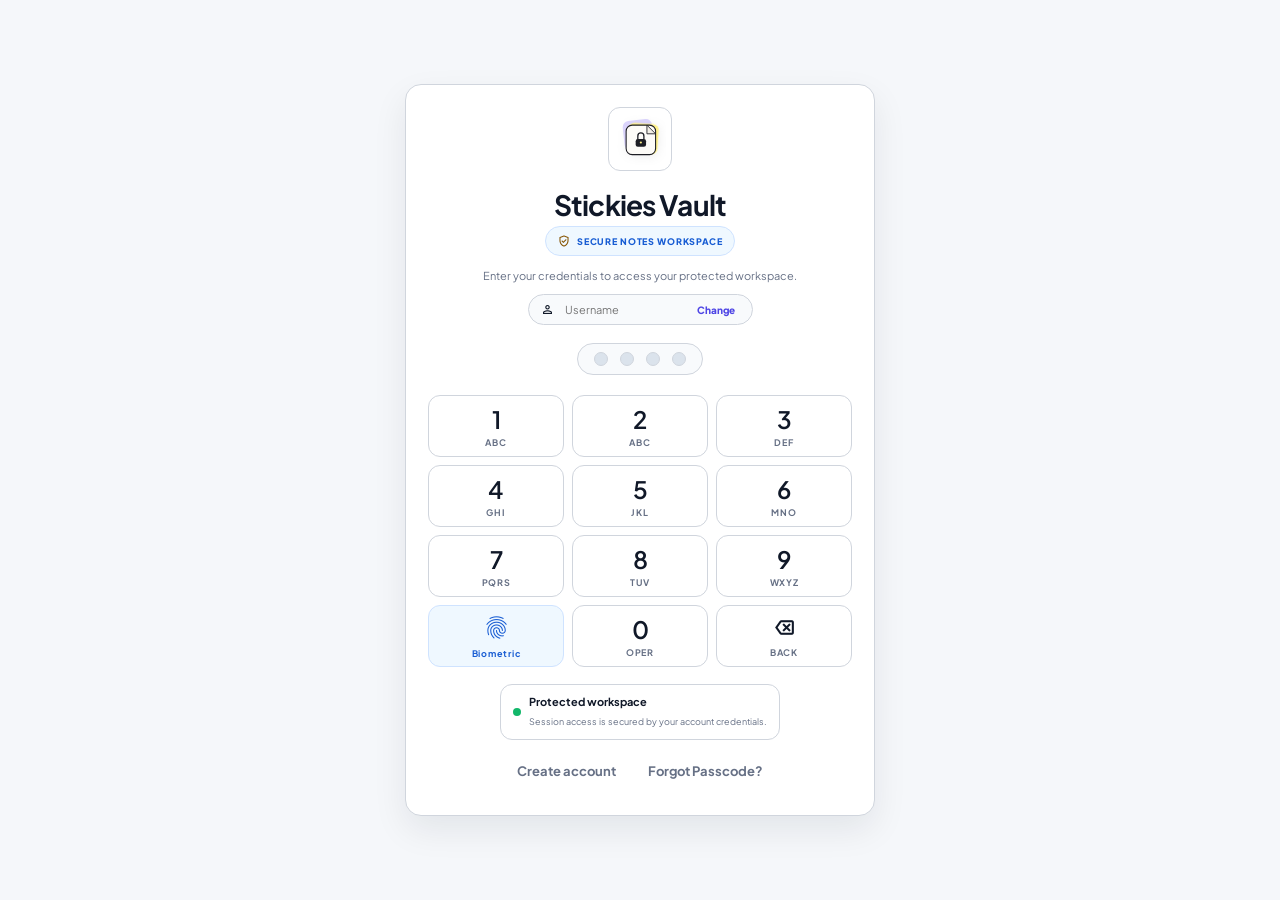
<file: frontend/index.html>
<!DOCTYPE html><html><head><meta charset="UTF-8"><meta name="viewport" content="width=device-width,initial-scale=1"><script>location.replace('lock_screen/code.html');</script></head><body></body></html>
</file>
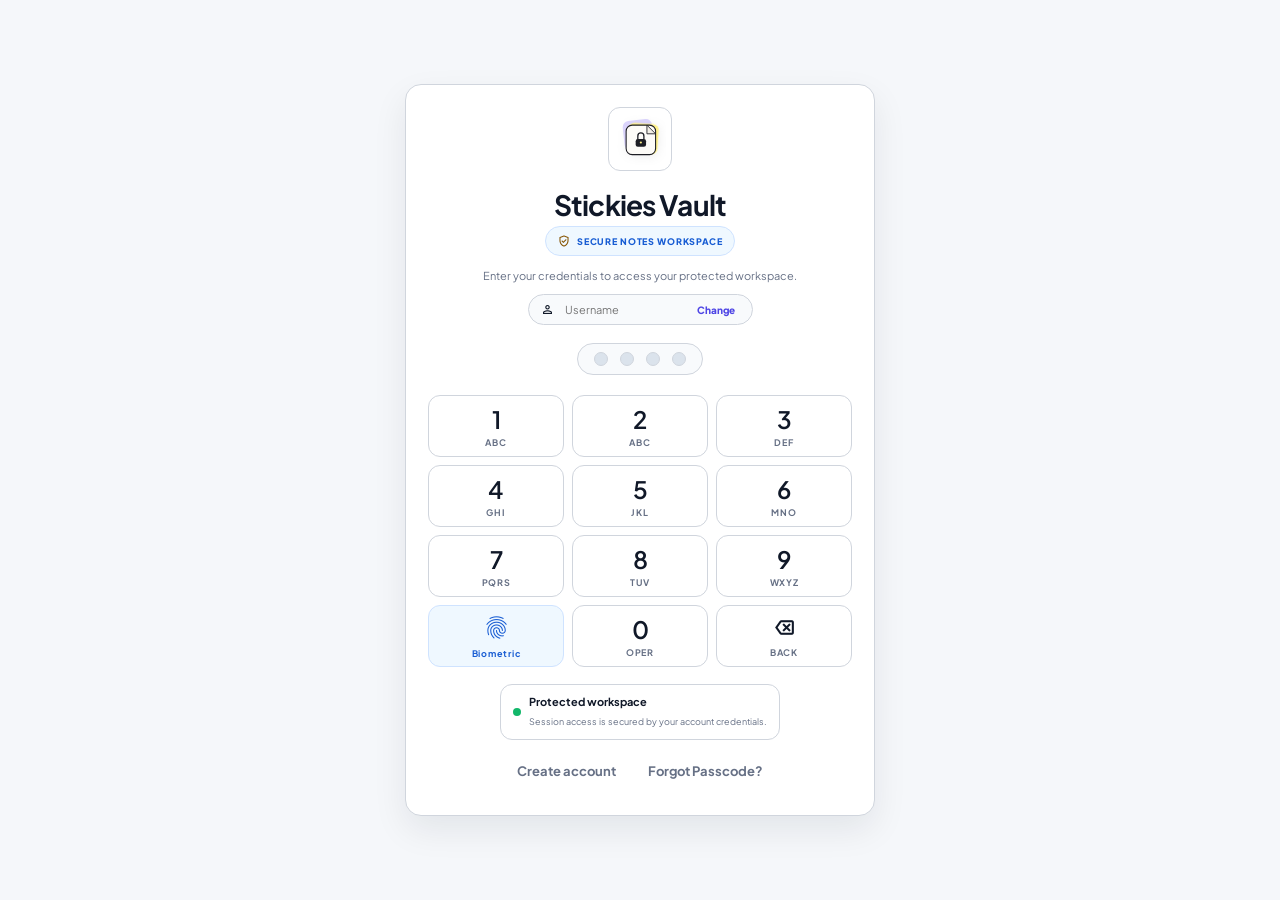
<file: frontend/lock_screen/code.html>
<!doctype html>
<html lang="en"><head><meta charset="utf-8"><meta name="viewport" content="width=device-width,initial-scale=1,maximum-scale=1,user-scalable=no"><title>Stickies Vault · Lock Screen</title><link rel="stylesheet" href="../styles.css"><link rel="stylesheet" href="../professional.css"></head>
<body>
<div class="app-shell"><div class="top-atmosphere"><div class="atmo one"></div><div class="atmo two"></div><div class="atmo three"></div></div>
<div class="lock-layout"><div class="lock-card">
  <div class="lock-hero">
    <img class="logo" src="../assets/stickies_lock_app_logo.svg" alt="Stickies Icon">
    
    <h1 style="margin:13px 0 4px;font-size:28px;line-height:34px;letter-spacing:-.03em">Stickies Vault</h1>
    <div class="security-pill"><span class="material-symbols-outlined" style="font-size:14px;color:#855300">verified_user</span>Secure Notes Workspace</div>
    <div style="margin-top:13px;color:var(--muted);font-size:11px">Enter your credentials to access your protected workspace.</div>
    <div class="user-chip" style="margin:12px auto 0;width:max-content"><span class="material-symbols-outlined" style="font-size:15px">person</span><input id="usernameInput" autocomplete="username" placeholder="Username"><button id="accountBtn" style="border:0;background:transparent;color:#4f46e5;font-size:10px;font-weight:800">Change</button></div>
    <div class="pin-box" id="pinDots"><span class="pin-dot"></span><span class="pin-dot"></span><span class="pin-dot"></span><span class="pin-dot"></span></div>
  </div>
  <div class="keypad" id="keypad">
    <button class="key" data-num="1"><div class="num">1</div><div class="sub">ABC</div></button>
    <button class="key" data-num="2"><div class="num">2</div><div class="sub">ABC</div></button>
    <button class="key" data-num="3"><div class="num">3</div><div class="sub">DEF</div></button>
    <button class="key" data-num="4"><div class="num">4</div><div class="sub">GHI</div></button>
    <button class="key" data-num="5"><div class="num">5</div><div class="sub">JKL</div></button>
    <button class="key" data-num="6"><div class="num">6</div><div class="sub">MNO</div></button>
    <button class="key" data-num="7"><div class="num">7</div><div class="sub">PQRS</div></button>
    <button class="key" data-num="8"><div class="num">8</div><div class="sub">TUV</div></button>
    <button class="key" data-num="9"><div class="num">9</div><div class="sub">WXYZ</div></button>
    <button class="key bio-key" id="biometricBtn"><span class="material-symbols-outlined" style="font-size:27px">fingerprint</span><div class="sub" style="color:var(--blue)">Biometric</div></button>
    <button class="key" data-num="0"><div class="num">0</div><div class="sub">OPER</div></button>
    <button class="key" id="backspace"><span class="material-symbols-outlined" style="font-size:25px">backspace</span><div class="sub">BACK</div></button>
  </div>
  <div class="lock-aux">
    <div class="pro-status"><span class="dot"></span><div><strong style="display:block;font-size:11px">Protected workspace</strong><span style="font-size:9px;color:var(--muted)">Session access is secured by your account credentials.</span></div></div>
    <div class="inline-actions"><button class="btn btn-ghost" id="registerBtn">Create account</button><button class="btn btn-ghost" id="forgotBtn">Forgot Passcode?</button></div>
  </div>
</div></div></div>
<div class="modal-backdrop" id="modal"><div class="modal"><h3 id="modalTitle">Create Stickies account</h3><p id="modalSub">Use a 4-digit PIN so the lock screen stays simple.</p><div class="form-grid"><div class="field"><label>Username</label><input id="regUser" minlength="3" maxlength="100"></div><div class="field"><label>4-digit PIN</label><input id="regPin" inputmode="numeric" maxlength="4" type="password"></div></div><div class="modal-actions"><button class="btn btn-soft" id="closeModal">Cancel</button><button class="btn btn-primary" id="doRegister">Register</button></div></div></div>
<script src="../common.js"></script><script>
const S=window.Stickies; S.applyTheme(); let pin=''; const dots=[...document.querySelectorAll('.pin-dot')]; const userInput=document.getElementById('usernameInput');
const savedUser=localStorage.getItem(S.USER_KEY);
if(savedUser==='testuser2' || savedUser==='menuuser'){localStorage.removeItem(S.USER_KEY);} 
userInput.value=savedUser && savedUser!=='testuser2' && savedUser!=='menuuser' ? savedUser : '';
function redraw(){dots.forEach((d,i)=>d.classList.toggle('filled',i<pin.length));}
async function login(){ const username=userInput.value.trim(); if(!username){S.toast('Enter your username','person');return} if(pin.length!==4)return; try{S.toast('Checking your PIN…','lock'); const data=await S.api('/login',{method:'POST',body:JSON.stringify({username,password:pin})}); S.setSession(data); sessionStorage.setItem('stickies_unlocked','1'); S.toast('Vault unlocked!','verified'); setTimeout(()=>location.href='../notes_board/code.html',450);}catch(e){pin='';redraw();S.toast(e.message||'Incorrect PIN','error');}}
document.querySelectorAll('[data-num]').forEach(btn=>btn.addEventListener('click',()=>{if(pin.length>=4)return;pin+=btn.dataset.num;redraw();if(pin.length===4)setTimeout(login,140)}));
document.getElementById('backspace').onclick=()=>{pin=pin.slice(0,-1);redraw()};
document.getElementById('biometricBtn').onclick=()=>S.toast('Biometric login is a UI demo on this local build','fingerprint');
document.getElementById('forgotBtn').onclick=()=>S.toast('Change your PIN from Settings after unlocking','help');
const modal=document.getElementById('modal'); document.getElementById('registerBtn').onclick=()=>{document.getElementById('regUser').value=userInput.value;modal.classList.add('show')};document.getElementById('closeModal').onclick=()=>modal.classList.remove('show');
document.getElementById('doRegister').onclick=async()=>{const username=document.getElementById('regUser').value.trim();const password=document.getElementById('regPin').value.trim();if(!/^\d{4}$/.test(password)){S.toast('PIN must be exactly 4 digits','warning');return}try{await S.api('/register',{method:'POST',body:JSON.stringify({username,password})});localStorage.removeItem('stickies_vault_notes');localStorage.removeItem('stickies_vault_folders_v1');localStorage.removeItem('stickies_vault_editor_state_v1');userInput.value=username;localStorage.setItem(S.USER_KEY,username);modal.classList.remove('show');pin='';redraw();S.toast('Account created. Enter the PIN to unlock.','check_circle')}catch(e){S.toast(e.message,'error')}};
redraw();
</script></body></html>
</file>
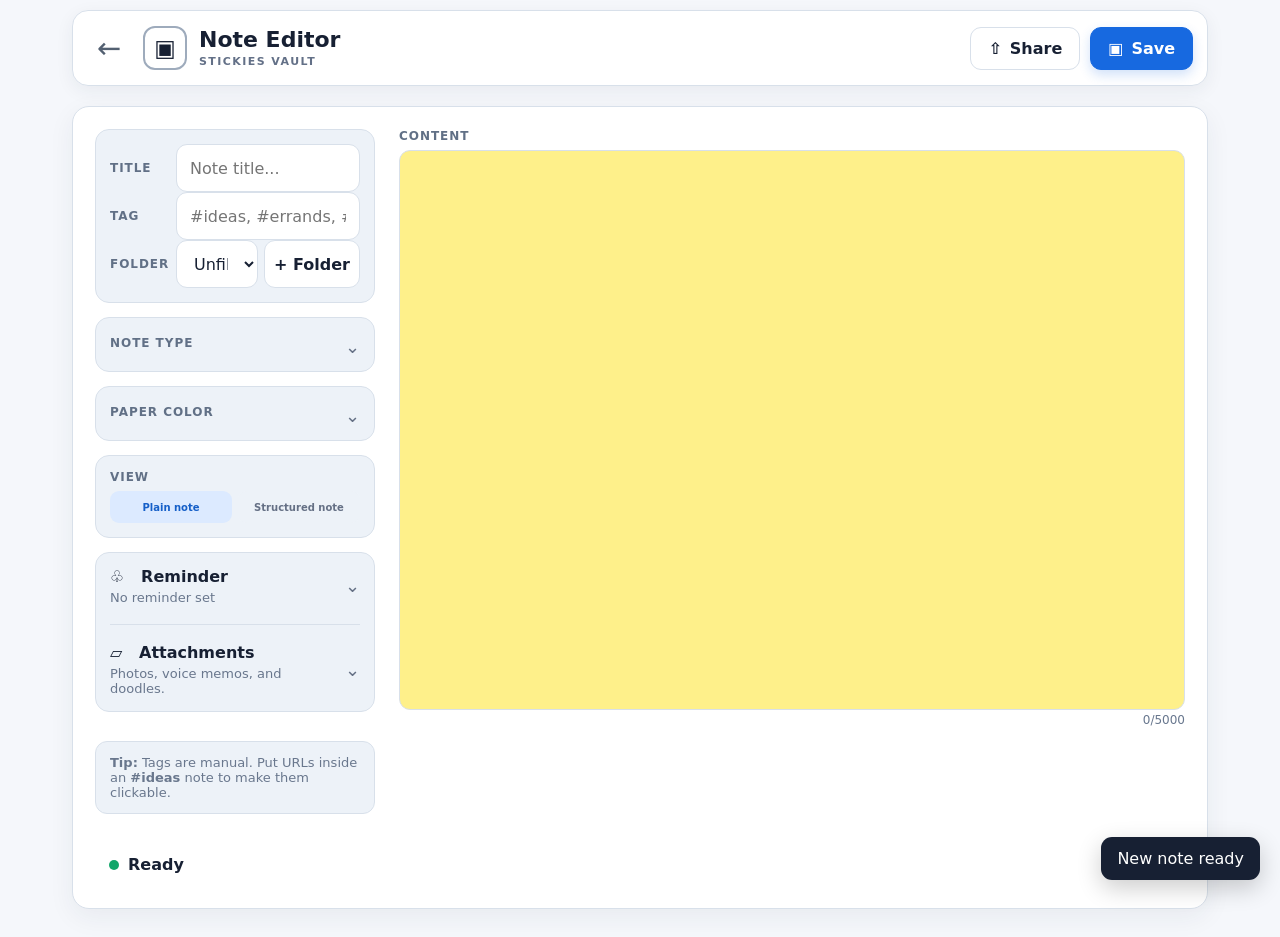
<file: frontend/note_editor/code.html>
<!doctype html>
<html lang="en">
<head>
<meta charset="utf-8">
<meta name="viewport" content="width=device-width,initial-scale=1">
<title>Stickies Vault — Note Editor</title><script src="../common.js"></script>
<style>
:root{--blue:#1769e0;--ink:#172033;--muted:#657085;--line:#d8e0ea;--bg:#f5f7fb;--card:#fff;--soft:#edf2f8;--input:#fff;--editor-surface:#fff;--shadow:0 5px 18px rgba(27,45,68,.06)}
:root[data-theme="dark"]{--blue:#84adff;--ink:#f2f4f7;--muted:#98a2b3;--line:#475467;--bg:#101828;--card:#182230;--soft:#243145;--input:#1d2939;--editor-surface:#1d2939;--shadow:0 8px 24px rgba(0,0,0,.28)}
*{box-sizing:border-box} body{margin:0;background:var(--bg);font-family:Inter,system-ui,-apple-system,BlinkMacSystemFont,"Segoe UI",sans-serif;color:var(--ink);transition:background .2s,color .2s}
button,input,select,textarea{font:inherit} button{cursor:pointer}
.app{max-width:1160px;margin:10px auto 28px;padding:0 12px}
.topbar{height:76px;background:var(--card);border:1px solid var(--line);border-radius:16px;display:flex;align-items:center;justify-content:space-between;padding:10px 14px;box-shadow:0 5px 18px #1b2d4410;position:sticky;top:10px;z-index:10}
.brand{display:flex;align-items:center;gap:12px}.back{border:0;background:transparent;font-size:29px;color:#536071;width:44px;height:44px;border-radius:12px}.back:hover{background:var(--soft)}
.logo{width:44px;height:44px;border:2px solid #9eabbc;border-radius:12px;display:grid;place-items:center;font-size:23px;background:var(--card)}
.brand h1{font-size:22px;margin:0;line-height:1.05}.brand small{display:block;font-size:11px;font-weight:800;letter-spacing:.13em;color:#637087;margin-top:3px}
.actions{display:flex;gap:10px}.btn{border:1px solid var(--line);background:var(--card);color:var(--ink);border-radius:11px;padding:11px 17px;font-weight:700;display:inline-flex;align-items:center;gap:8px;min-height:42px}.btn:hover{background:var(--soft)}.btn.primary{background:var(--blue);color:#fff;border-color:var(--blue);box-shadow:0 5px 12px #1769e033}.btn.danger{color:#b42318}
.panel{margin-top:20px;background:var(--card);border:1px solid var(--line);border-radius:17px;padding:22px;box-shadow:0 8px 26px #1b2d4410}.editor-layout{display:grid;grid-template-columns:280px minmax(0,1fr);gap:24px;align-items:start}.editor-sidebar{display:grid;gap:14px;position:sticky;top:98px}.sidebar-section{border:1px solid var(--line);border-radius:14px;padding:14px;background:var(--soft)}.sidebar-section .caption{margin-top:0}.editor-main{min-width:0}.editor-main>.caption{margin-top:0}.editor-main .rich{min-height:560px;font-size:16px;line-height:1.7;padding:22px;background:var(--editor-surface)}.editor-main .structured,.editor-main .checklist{max-width:760px}.sidebar-actions{display:grid;gap:8px}.sidebar-actions .btn{width:100%;justify-content:center}.sidebar-section .grid2{display:grid;grid-template-columns:1fr;gap:0}.sidebar-section .folderrow{grid-template-columns:1fr}.sidebar-section .folderrow .btn{margin-top:8px;justify-content:center;width:100%}.sidebar-section .pillrow{display:grid;grid-template-columns:1fr 1fr;gap:6px}.sidebar-section .pill{padding:6px 5px;font-size:10px;min-height:34px;border-radius:9px}.sidebar-section .colors{gap:7px;flex-wrap:wrap}.sidebar-section .color{width:25px;height:25px}.sidebar-section #panelColor{width:25px!important;height:25px!important;margin-left:3px!important}.sidebar-section #plainTab,.sidebar-section #structuredTab{font-size:10px;padding:6px 5px;min-height:32px}.sidebar-section .section{margin-top:0;background:transparent;border:0;box-shadow:none;padding:0}.sidebar-section .sectionhead{display:grid;gap:10px}.sidebar-section .right-actions{display:grid;gap:7px}.sidebar-section .right-actions .btn{width:100%;justify-content:center}.sidebar-section .tip{margin-top:0}.workspace-divider{height:1px;background:var(--line);margin:18px 0}
.row{display:flex;align-items:center;justify-content:space-between;gap:14px}.left-actions,.right-actions{display:flex;gap:10px;align-items:center}.reminder-toggle,.attachments-toggle,.note-type-toggle,.paper-color-toggle{position:relative;width:100%;border:0;background:transparent;color:var(--ink);padding:0 22px 0 0;text-align:left;cursor:pointer}.reminder-toggle:after,.attachments-toggle:after,.note-type-toggle:after,.paper-color-toggle:after{content:"⌄";position:absolute;right:0;top:50%;transform:translateY(-50%);color:var(--muted);font-size:18px;line-height:1}.reminder-toggle.open:after,.attachments-toggle.open:after,.note-type-toggle.open:after,.paper-color-toggle.open:after{content:"⌃"}.reminder-options,.attachments-options,.note-type-options,.paper-color-options{display:none}.reminder-options.open,.attachments-options.open,.note-type-options.open,.paper-color-options.open{display:block}
.title-field,.tag-field,.folder-field{display:grid;grid-template-columns:58px minmax(0,1fr);gap:8px;align-items:center}.title-field .caption,.tag-field .caption,.folder-field .caption{margin:0}.title-field input,.tag-field input{min-width:0}.folder-field .folderrow{grid-template-columns:minmax(0,1fr) auto;gap:6px}.folder-field .folderrow .btn{margin-top:0;padding:8px 9px;min-height:38px}
label.caption{display:block;font-size:12px;font-weight:800;letter-spacing:.08em;color:#617086;margin:15px 0 7px}
input,select,textarea,.rich{width:100%;border:1px solid var(--line);border-radius:11px;background:var(--input);color:var(--ink);outline:none}
input,select{height:48px;padding:0 13px}textarea{min-height:124px;padding:14px;resize:vertical}.rich{min-height:124px;padding:14px;line-height:1.55;background:var(--editor-surface)}.rich:focus,input:focus,select:focus,textarea:focus{border-color:#6fa3ee;box-shadow:0 0 0 3px #1769e014}
.grid2{display:grid;grid-template-columns:1fr 1fr;gap:10px}.folderrow{display:grid;grid-template-columns:1fr auto;gap:8px}
.pillrow{display:flex;gap:9px;flex-wrap:wrap}.pill{border:0;background:var(--soft);color:var(--muted);border-radius:22px;padding:9px 15px;font-weight:750}.pill.active{background:#dceaff;color:#155fc8}
.secret{background:#fff2b9}.secret.active{background:#ffe89a}
.colors{display:flex;gap:14px;align-items:center}.color{width:31px;height:31px;border-radius:50%;border:2px solid transparent;position:relative}.color.active{border-color:#26354a;box-shadow:0 0 0 2px #fff inset}.color.active:after{content:"✓";position:absolute;inset:0;display:grid;place-items:center;font-weight:900;color:#172033}.yellow{background:#fef08a}.green{background:#a7f3d0}.purple{background:#ddd6fe}.pink{background:#fbcfe8}.orange{background:#fed7aa}.sky{background:#bae6fd}.white{background:#fff;border-color:#cbd5e1}
.divider{height:1px;background:#d9e1ea;margin:22px 0 14px}.toolbar{display:flex;gap:8px;margin-bottom:10px}.tool{border:0;background:#e9eef5;border-radius:10px;padding:9px 13px;font-weight:800;color:#34435a}.tool.on{background:#d8e8ff;color:#155fc8}
.char{display:flex;justify-content:flex-end;color:#68778e;font-size:12px;margin-top:3px}
.section{margin-top:16px;border:1px solid var(--line);border-radius:16px;padding:15px 16px;box-shadow:0 3px 10px #1b2d4409}.sectionhead{display:flex;justify-content:space-between;align-items:center;gap:15px}.sectiontitle{font-weight:800}.sub{font-size:13px;color:#69778d;margin-top:4px}
.media-preview{display:flex;flex-wrap:wrap;gap:10px;margin-top:12px}.media-card{border:1px solid var(--line);border-radius:12px;padding:8px;background:var(--input)}.media-card img{max-width:170px;max-height:110px;border-radius:8px;display:block}.media-card audio{max-width:260px}
.tip{margin-top:15px;padding:13px 14px;background:var(--soft);border-radius:12px;color:#69778d;font-size:13px}
.status{margin-top:15px;display:flex;justify-content:space-between;align-items:center;padding:12px 14px;background:var(--card);border-radius:14px}.ready{display:flex;align-items:center;gap:9px}.dot{width:10px;height:10px;border-radius:50%;background:#12a66a}.savebottom{display:flex;justify-content:flex-end}
.toast{position:fixed;right:20px;bottom:20px;background:#172033;color:#fff;padding:12px 16px;border-radius:11px;box-shadow:0 8px 25px #0003;opacity:0;transform:translateY(10px);pointer-events:none;transition:.2s;z-index:30}.toast.show{opacity:1;transform:none}
.modal{position:fixed;inset:0;background:#10182866;display:none;align-items:center;justify-content:center;z-index:40;padding:20px}.modal.open{display:flex}.dialog{width:min(520px,100%);background:var(--card);border-radius:16px;padding:22px;box-shadow:0 20px 50px #0003}.dialog h3{margin:0 0 14px}.dialog-actions{display:flex;justify-content:flex-end;gap:9px;margin-top:16px}
.checklist{display:grid;gap:8px}.checkitem{display:grid;grid-template-columns:auto 1fr auto;gap:8px;align-items:center}.checkitem input[type=text]{height:42px}.checkitem input[type=checkbox]{width:18px;height:18px}.remove{border:0;background:var(--soft);border-radius:9px;width:40px;height:40px}
.structured{display:grid;gap:8px}.structrow{display:grid;grid-template-columns:1fr 2fr auto;gap:8px}
.hidden{display:none!important}
@media(max-width:860px){.editor-layout{grid-template-columns:220px minmax(0,1fr);gap:16px}.editor-main .rich{min-height:480px}}
@media(max-width:700px){.app{padding:0 7px}.topbar{height:auto;min-height:70px;gap:6px;overflow:hidden}.brand{min-width:0;gap:6px}.brand h1{font-size:18px;white-space:nowrap;overflow:hidden;text-overflow:ellipsis}.brand small{font-size:9px}.back,.logo{width:36px;height:36px;flex:none}.back{font-size:24px}.logo{font-size:19px}.actions{gap:4px;flex:none}.actions .btn span{display:none}.actions .btn{width:38px;min-width:38px;min-height:38px;padding:7px;justify-content:center}.panel{padding:17px}.editor-layout{grid-template-columns:1fr}.editor-sidebar{position:static;order:2}.editor-main{order:1}.editor-main .rich{min-height:360px}.grid2{grid-template-columns:1fr}.title-field,.tag-field{grid-template-columns:58px minmax(0,1fr);gap:8px}.title-field .caption,.tag-field .caption{margin:0}.structrow{grid-template-columns:minmax(0,1fr) minmax(0,1.5fr) auto;gap:5px}.structrow input{min-width:0;padding:0 8px}.structrow .remove{width:32px;height:40px}.sectionhead{align-items:flex-start;flex-direction:column}.right-actions{width:100%}.right-actions .btn{flex:1;justify-content:center}}
</style>
</head>
<body>
<div class="app">
<header class="topbar">
  <div class="brand">
    <button class="back" id="backBtn" title="Back to Notes Board">←</button>
    <div class="logo">▣</div>
    <div><h1>Note Editor</h1><small>STICKIES VAULT</small></div>
  </div>
  <div class="actions"><button class="btn" id="shareBtn">⇧ <span>Share</span></button><button class="btn primary" id="saveTop">▣ <span>Save</span></button></div>
</header>

<main class="panel">
  <div class="editor-layout">
    <aside class="editor-sidebar" aria-label="Note options">
      <div class="sidebar-section">
        <div class="title-field"><label class="caption">TITLE</label><input id="title" placeholder="Note title..." maxlength="180"></div>
        <div class="tag-field"><label class="caption">TAG</label><input id="tags" placeholder="#ideas, #errands, #wellness..." maxlength="500"></div>
        <div class="folder-field"><label class="caption">FOLDER</label><div class="folderrow"><select id="folder"></select><button class="btn" id="newFolder">+ Folder</button></div></div>
      </div>
      <div class="sidebar-section">
        <button type="button" class="note-type-toggle" id="noteTypeToggle"><label class="caption">NOTE TYPE</label></button>
        <div class="note-type-options" id="noteTypeOptions"><div class="pillrow">
            <button class="pill active" data-type="normal">🖊 New Note</button>
            <button class="pill" data-type="favorite">★ Favorite</button>
            <button class="pill" data-type="secret">◐ Secret</button>
            <button class="pill" data-type="checklist">☷ Checklist</button>
        </div></div>
      </div>
      <div class="sidebar-section">
        <button type="button" class="paper-color-toggle" id="paperColorToggle"><label class="caption">PAPER COLOR</label></button>
        <div class="paper-color-options" id="paperColorOptions"><div class="colors">
          <button type="button" class="color yellow active" data-color="yellow" title="Yellow" aria-label="Yellow paper" aria-pressed="true"></button>
          <button type="button" class="color green" data-color="mint" title="Green" aria-label="Green paper" aria-pressed="false"></button>
          <button type="button" class="color purple" data-color="lavender" title="Purple" aria-label="Purple paper" aria-pressed="false"></button>
          <button type="button" class="color pink" data-color="rose" title="Pink" aria-label="Pink paper" aria-pressed="false"></button>
          <button type="button" class="color orange" data-color="peach" title="Orange" aria-label="Orange paper" aria-pressed="false"></button>
          <button type="button" class="color sky" data-color="cyan" title="Blue" aria-label="Blue paper" aria-pressed="false"></button>
          <button type="button" class="color white" data-color="white" title="White" aria-label="White paper" aria-pressed="false"></button>
          <div id="panelColor" title="Selected paper color" style="width:31px;height:31px;border-radius:9px;border:1px solid var(--line);margin-left:6px"></div>
        </div></div>
      </div>
      <div class="sidebar-section">
        <label class="caption">VIEW</label>
        <div class="pillrow"><button class="pill active" id="plainTab">Plain note</button><button class="pill" id="structuredTab">Structured note</button></div>
      </div>
      <div class="sidebar-section">
        <div class="section">
          <button type="button" class="reminder-toggle" id="reminderToggle"><div class="sectiontitle">♧ &nbsp; Reminder</div><div class="sub" id="reminderStatus">No reminder set</div></button><div class="reminder-options" id="reminderOptions"><div class="right-actions"><button class="btn" id="alertsBtn">♧ &nbsp; Enable Alerts</button><button class="btn primary" id="reminderBtn">♧ &nbsp; Set Reminder</button></div></div>
        </div>
        <div class="workspace-divider"></div>
        <div class="section">
          <button type="button" class="attachments-toggle" id="attachmentsToggle"><div class="sectiontitle">▱ &nbsp; Attachments</div><div class="sub">Photos, voice memos, and doodles.</div></button><div class="attachments-options" id="attachmentsOptions"><div class="right-actions"><button class="btn" id="photoBtn">▧ &nbsp; Photo</button><button class="btn" id="voiceBtn">♩ &nbsp; <span id="voiceText">Voice</span></button><button class="btn" id="doodleBtn">✎ &nbsp; Doodle</button></div><input type="file" id="photoInput" accept="image/*" multiple class="hidden"><div class="media-preview" id="mediaPreview"></div></div>
        </div>
      </div>
      <div class="sidebar-section tip"><b>Tip:</b> Tags are manual. Put URLs inside an <b>#ideas</b> note to make them clickable.</div>
      <div class="status"><div class="ready"><span class="dot"></span><b id="statusText">Ready</b><span id="autosaveText" style="color:#69778d;font-size:13px"></span></div></div>
    </aside>
    <section class="editor-main">
      <label class="caption">CONTENT</label>
      <div id="plainEditor"><div class="rich" id="content" contenteditable="true" data-placeholder="Write your thought here... URLs become smart clickable links only for #ideas notes." role="textbox"></div><div class="char"><span id="count">0/5000</span></div></div>
      <div id="structuredEditor" class="hidden"><div class="structured" id="rows"></div><button class="btn" id="addRow" style="margin-top:10px">+ Add row</button></div>
      <div id="checkEditor" class="hidden"><div class="checklist" id="items"></div><button class="btn" id="addItem" style="margin-top:10px">+ Add item</button></div>
    </section>
  </div>
</main>
</div>

<div class="toast" id="toast"></div>

<div class="modal" id="folderModal"><div class="dialog">
  <h3>Create Folder</h3><input id="folderName" placeholder="Folder name" maxlength="80">
  <div class="dialog-actions"><button class="btn" data-close="folderModal">Cancel</button><button class="btn primary" id="createFolder">Create</button></div>
</div></div>

<div class="modal" id="reminderModal"><div class="dialog">
  <h3>Set Reminder</h3><label class="caption">DATE & TIME</label><input id="reminderDate" type="datetime-local">
  <div class="dialog-actions"><button class="btn danger" id="clearReminder">Clear</button><button class="btn" data-close="reminderModal">Cancel</button><button class="btn primary" id="confirmReminder">Set Reminder</button></div>
</div></div>

<div class="modal" id="doodleModal"><div class="dialog">
  <h3>Doodle</h3><canvas id="canvas" width="700" height="350" style="width:100%;border:1px solid #ccd6e2;border-radius:12px;background:#fff;touch-action:none"></canvas>
  <div class="dialog-actions"><button class="btn" id="clearDoodle">Clear</button><button class="btn" data-close="doodleModal">Cancel</button><button class="btn primary" id="saveDoodle">Save Doodle</button></div>
</div></div>

<script>
const S=window.Stickies; S.applyTheme(); S.setupAutoLock();
const API_URL = "http://127.0.0.1:8000";
const KEY = "stickies_vault_editor_state_v1";
const FOLDER_KEY = "stickies_vault_folders_v1";
function makeDefaultState(type="normal", folderId=null){
  return {
    id:null,title:"",tags:"",folder:"Unfiled",folderId:folderId?Number(folderId):null,type:type||"normal",pinned:false,favorite:false,secret:false,
    color:{normal:"yellow",favorite:"lavender",secret:"rose",checklist:"mint"}[type]||"yellow",
    layout:"plain",html:"",text:"",rows:[],items:[],media:[],reminder:null,createdAt:null,updatedAt:null
  };
}
let state = makeDefaultState();
let backendFolders=[];
let recorder=null, chunks=[], autosaveTimer=null, reminderTimer=null;

const $=id=>document.getElementById(id);
function toast(msg){$("toast").textContent=msg;$("toast").classList.add("show");clearTimeout(window.__toast);window.__toast=setTimeout(()=>$("toast").classList.remove("show"),2200)}
function token(){return localStorage.getItem("stickies_access_token")||localStorage.getItem("access_token")||localStorage.getItem("token")||""}
function getLocalNotes(){try{return JSON.parse(localStorage.getItem("stickies_vault_notes")||"[]")}catch{return[]}}
function saveLocalNotes(notes){localStorage.setItem("stickies_vault_notes",JSON.stringify(notes))}
function getFolders(){try{return JSON.parse(localStorage.getItem(FOLDER_KEY)||'[]')}catch{return[]}}
function setFolders(a){localStorage.setItem(FOLDER_KEY,JSON.stringify(a||[]))}
function fillFolders(selectedId=null, selectedName="Unfiled"){
  const f=$("folder"); f.innerHTML="";
  const un=document.createElement("option"); un.value=""; un.textContent="Unfiled"; f.appendChild(un);
  backendFolders.forEach(x=>{const o=document.createElement("option");o.value=String(x.id);o.textContent=x.name;f.appendChild(o)});
  if(selectedId!==null && selectedId!==undefined && selectedId!=="" && backendFolders.some(x=>Number(x.id)===Number(selectedId))){
    f.value=String(selectedId);
  } else if(selectedName && selectedName!=="Unfiled"){
    const found=backendFolders.find(x=>String(x.name).toLowerCase()===String(selectedName).toLowerCase());
    f.value=found?String(found.id):"";
  } else f.value="";
}
async function syncFoldersFromBackend(selectedId=null, selectedName="Unfiled"){
  let fs=[];
  try{fs=await api("/folders")}catch(e){fs=typeof S.localFolders==="function"?S.localFolders():getFolders()}
  backendFolders=Array.isArray(fs)?fs:[];
  setFolders(backendFolders);
  fillFolders(selectedId,selectedName);
  return backendFolders;
}
function currentText(){return $("content").innerText||""}
function setStatus(a,b=""){ $("statusText").textContent=a; $("autosaveText").textContent=b }
function scheduleAutosave(){
  clearTimeout(autosaveTimer); autosaveTimer=setTimeout(()=>{capture();localStorage.setItem(KEY,JSON.stringify(state));setStatus("Ready","Draft saved locally")},700)
}
const COLOR_HEX={yellow:"#fef08a",mint:"#a7f3d0",lavender:"#ddd6fe",rose:"#fbcfe8",peach:"#fed7aa",cyan:"#bae6fd",white:"#ffffff"};
const COLOR_ALIASES={"#ffd92f":"yellow","#83dfbd":"mint","#b99af4":"lavender","#f5b1d1":"rose","#ffc47c":"peach","#82c9f2":"cyan","#ffffff":"white","yellow":"yellow","mint":"mint","lavender":"lavender","rose":"rose","peach":"peach","cyan":"cyan","white":"white","green":"mint","purple":"lavender","pink":"rose","orange":"peach","sky":"cyan"};
function normalizeColor(c){return COLOR_ALIASES[String(c||"").toLowerCase()]||"yellow"}
function htmlToText(html){const d=document.createElement("div");d.innerHTML=html||"";return d.innerText||d.textContent||""}
function normalizeChecklistItems(items){
  if(!Array.isArray(items)) return [];
  return items
    .map(item => ({ text: String(item?.text ?? '').trim(), done: !!item?.done }))
    .filter(item => item.text || item.done);
}
function noteSnapshot(){
  return JSON.stringify({
    title: state.title,
    tags: state.tags,
    folderId: state.folderId,
    folder: state.folder,
    type: state.type,
    favorite: state.favorite,
    secret: state.secret,
    color: state.color,
    layout: state.layout,
    html: state.html,
    text: state.text,
    rows: state.rows,
    items: normalizeChecklistItems(state.items),
    media: state.media,
    reminder: state.reminder
  });
}
function capture(){
  const before = noteSnapshot();

  state.title=$("title").value.trim();state.tags=$("tags").value.trim();
  state.folderId=$("folder").value ? Number($("folder").value) : null;
  const selectedFolder=backendFolders.find(x=>Number(x.id)===Number(state.folderId));
  state.folder=selectedFolder?.name || "Unfiled";
  state.html=$("content").innerHTML;state.text=currentText();
  if(state.layout !== "structured" && state.type !== "checklist"){
    const bulletLines = state.text.split(/\r?\n/).map(line => line.trim()).filter(Boolean).map(line => `• ${line.replace(/^[-*•]\s*/, '')}`);
    if(bulletLines.length > 1){
      state.text = bulletLines.join('\n');
      $("content").innerHTML = bulletLines.map(line => `<div>${S.escapeHtml(line)}</div>`).join('');
    }
  }
  state.rows=[...document.querySelectorAll(".structrow")].map(r=>({label:r.children[0].value,value:r.children[1].value})).filter(r=>String(r.label||'').trim() || String(r.value||'').trim());
  state.items = normalizeChecklistItems([...document.querySelectorAll(".checkitem")].map(r=>({text:r.children[1].value,done:r.children[0].checked})));
  const noteSource=[state.text,...state.rows.map(row=>`${row.label} ${row.value}`),...state.items.map(item=>item.text)].join(" ");
  if(/(?:https?:\/\/|www\.)\S+/i.test(noteSource) && !state.tags.split(/[\s,]+/).some(tag=>S.normalizeTag(tag)==="ideas")){
    state.tags=state.tags?`${state.tags}, #ideas`:"#ideas";
    $("tags").value=state.tags;
  }
  const after = noteSnapshot();

  if(before !== after) state.updatedAt = new Date().toISOString();
}
function updateCount(){let n=currentText().length;$("count").textContent=n+"/5000";if(n>5000){$("content").innerText=currentText().slice(0,5000)}}
function setType(type){
  state.type=type;
  document.querySelectorAll("[data-type]").forEach(b=>b.classList.toggle("active",b.dataset.type===type));
  if(type==="favorite") state.favorite=true;
  if(type==="secret") state.secret=true;
  $("checkEditor").classList.toggle("hidden",type!=="checklist");
  if(type==="checklist"){$("plainEditor").classList.add("hidden");$("structuredEditor").classList.add("hidden")}
  else if(state.layout==="structured"){$("plainEditor").classList.add("hidden");$("structuredEditor").classList.remove("hidden")}
  else{$("plainEditor").classList.remove("hidden");$("structuredEditor").classList.add("hidden")}
}
function renderRows(rows=state.rows){
  $("rows").innerHTML="";
  (rows.length?rows:[{label:"",value:""}]).forEach(x=>addRow(x.label,x.value));
}
function addRow(label="",value=""){
 const d=document.createElement("div");d.className="structrow";
 d.innerHTML='<input placeholder="Label"><input placeholder="Value"><button class="remove" title="Remove row">×</button>';
 d.children[0].value=label;d.children[1].value=value;d.children[2].onclick=()=>{d.remove();scheduleAutosave()};$("rows").appendChild(d);
}
function renderItems(items=state.items){
  $("items").innerHTML="";
  const filtered = Array.isArray(items) ? items.filter(item => item && (String(item.text||'').trim() || item.done)) : [];
  (filtered.length ? filtered : [{text:"",done:false}]).forEach(x=>addItem(x.text,x.done));
}
function addItem(text="",done=false){
 const d=document.createElement("div");d.className="checkitem";
 d.innerHTML='<input type="checkbox"><input type="text" placeholder="Task"><button class="remove" title="Remove item">×</button>';
 d.children[0].checked=done;d.children[1].value=text;d.children[2].onclick=()=>{d.remove();capture();localStorage.setItem(KEY, JSON.stringify(state));setStatus("Ready","Draft saved locally");};
 d.children[0].addEventListener("change",()=>{capture();localStorage.setItem(KEY,JSON.stringify(state));setStatus("Ready","Checklist updated");});
 d.children[1].addEventListener("input",()=>{capture();localStorage.setItem(KEY,JSON.stringify(state));setStatus("Ready","Checklist updated");});
 $("items").appendChild(d);
}
function applyColor(c){
  const key=normalizeColor(c);
  state.color=key;
  document.querySelectorAll(".color").forEach(b=>{
    const active=b.dataset.color===key;
    b.classList.toggle("active",active);
    b.setAttribute("aria-pressed",active?"true":"false");
  });
  $("panelColor").style.background=COLOR_HEX[key];
  $("content").style.background=COLOR_HEX[key];
  $("panelColor").title="Selected paper color: "+key;
  localStorage.setItem(KEY,JSON.stringify(state));
}
function renderMedia(){
 $("mediaPreview").innerHTML="";
 state.media.forEach((m,i)=>{
   const d=document.createElement("div");d.className="media-card";
   if(m.kind==="image"){d.innerHTML='<img src="'+m.data+'"><button class="btn" style="margin-top:6px;width:100%">Remove</button>'}
   else if(m.kind==="audio"){d.innerHTML='<audio controls src="'+m.data+'"></audio><button class="btn" style="margin-top:6px;width:100%">Remove</button>'}
   else{d.innerHTML='<img src="'+m.data+'" style="max-width:240px"><button class="btn" style="margin-top:6px;width:100%">Remove</button>'}
   d.querySelector("button").onclick=()=>{state.media.splice(i,1);renderMedia();scheduleAutosave()};$("mediaPreview").appendChild(d)
 })
}
async function api(path,opts={}){
 const headers={"Content-Type":"application/json",...(opts.headers||{})};
 if(token())headers.Authorization="Bearer "+token();
 const r=await fetch(API_URL+path,{...opts,headers});
 if(!r.ok)throw new Error((await r.text())||r.statusText);
 return r.status===204?null:r.json();
}
async function saveNote(){
 capture();
 if(!state.title && !currentText().trim() && !(state.rows||[]).some(r=>r.label||r.value) && !(state.items||[]).some(i=>i.text)){
   toast("Add some content before saving");
   return;
 }
 state.createdAt=state.createdAt||new Date().toISOString();
 if(!state.updatedAt) state.updatedAt=new Date().toISOString();
 setStatus("Saving…","");
 const payload={title:state.title||"Untitled",content:JSON.stringify({...state,version:3,folderId:state.folderId||null,folder:state.folder||"Unfiled"})};
 try{
   let result;
   if(state.id && !String(state.id).startsWith("local-")) {
     result=await api("/notes/"+encodeURIComponent(state.id),{method:"PUT",body:JSON.stringify(payload)});
   } else {
     result=await api("/notes",{method:"POST",body:JSON.stringify(payload)});
     state.id=result?.id||result?.note?.id||null;
   }
   if(!state.id) throw new Error("The server did not return a note ID.");
   const notes=getLocalNotes().filter(n=>String(n.id)!==String(state.id));notes.push({...state});saveLocalNotes(notes);
   localStorage.removeItem(KEY);
   setStatus("Saved","");
   toast("Note saved successfully");
   setTimeout(goBoard,450);
 }catch(e){
   // Keep the note usable even when the API is temporarily unavailable.
   // A local ID prevents a failed network request from losing the note.
   const localId=state.id&&String(state.id).startsWith("local-")?state.id:`local-${Date.now()}`;
   state.id=localId;
   const notes=getLocalNotes().filter(n=>String(n.id)!==String(localId));
   notes.push({...state});
   saveLocalNotes(notes);
   localStorage.removeItem(KEY);
   setStatus("Saved locally", "Backend unavailable");
   toast("Note saved on this device. Backend was unavailable.");
   setTimeout(goBoard,650);
 }
}
function goBoard(){S.go("../notes_board/code.html")}
async function loadNote(id){
 let found=null;
 try{found=await api("/notes/"+encodeURIComponent(id))}catch{}
 if(!found)found=getLocalNotes().find(n=>String(n.id)===String(id));
 if(!found)return;
 const base = makeDefaultState();
 if(found.content){
   try{
     const c=JSON.parse(found.content);
     state={...base, ...c, id:found.id, title:found.title||c.title||"", color:normalizeColor(c.color), text:c.text||htmlToText(c.html||""), rows:Array.isArray(c.rows)?c.rows.filter(r=>String(r.label||'').trim() || String(r.value||'').trim()):[], items:Array.isArray(c.items)?c.items.filter(item=>String(item.text||'').trim() || item.done):[], media:Array.isArray(c.media)?c.media:[] };
     if(typeof c.favorite === 'boolean') state.favorite = c.favorite;
     if(typeof c.secret === 'boolean') state.secret = c.secret;
     if(typeof c.pinned === 'boolean') state.pinned = c.pinned;
     if(c.type) state.type = c.type;
   }catch{state={...base, ...found, id:found.id, title:found.title||"", color:normalizeColor(found.color)};}
 } else {
   state={...base, ...found, id:found.id, title:found.title||"", color:normalizeColor(found.color)};
 }
 fillForm();
}
function fillForm(){
 $("title").value=state.title||"";$("tags").value=state.tags||"";fillFolders(state.folderId,state.folder||"Unfiled");
 $("content").innerHTML=state.html||state.text||"";updateCount();applyColor(state.color||"yellow");
 $("plainTab").classList.toggle("active",state.layout!=="structured");$("structuredTab").classList.toggle("active",state.layout==="structured");
 renderRows(state.rows||[]);renderItems(state.items||[]);renderMedia();setType(state.type||"normal");
 if(state.reminder){$("reminderStatus").textContent="Reminder: "+new Date(state.reminder).toLocaleString();scheduleReminder()}else $("reminderStatus").textContent="No reminder set";
 setStatus("Ready","");
}
function newNote(type="normal",folderId=null){const t=type||"normal";localStorage.removeItem(KEY);state=makeDefaultState(t, folderId);if(state.type==="favorite"){state.favorite=true}if(state.type==="secret"){state.secret=true}fillForm();history.replaceState(null,"",location.pathname+`?type=${encodeURIComponent(state.type)}${state.folderId?`&folder=${state.folderId}`:""}`);toast("New note ready")}
function openModal(id){$(id).classList.add("open")}function closeModal(id){$(id).classList.remove("open")}
function scheduleReminder(){
 clearTimeout(reminderTimer);if(!state.reminder)return;const ms=new Date(state.reminder).getTime()-Date.now();if(ms<=0)return;
 reminderTimer=setTimeout(()=>{if("Notification" in window && Notification.permission==="granted")new Notification("Stickies Vault Reminder",{body:state.title||"Reminder"});toast("Reminder: "+(state.title||"Note"))},Math.min(ms,2147483647))
}
function sanitizeShare(){return (state.title||"Untitled")+"\n\n"+currentText()}
document.addEventListener("input",e=>{if(["title","tags","folder","content"].includes(e.target.id)||e.target.closest(".structrow")){updateCount();scheduleAutosave()}});
$("backBtn").onclick=()=>goBoard();
  $("saveTop").onclick=saveNote;
document.querySelectorAll("[data-type]").forEach(b=>b.onclick=()=>{setType(b.dataset.type);scheduleAutosave()});
document.querySelectorAll(".color").forEach(b=>b.addEventListener("click",e=>{
  e.preventDefault();
  e.stopPropagation();
  applyColor(b.dataset.color);
  capture();
  localStorage.setItem(KEY,JSON.stringify(state));
  setStatus("Color selected", "Draft saved locally");
  scheduleAutosave();
}));
$("plainTab").onclick=()=>{state.layout="plain";setType(state.type);scheduleAutosave()};
$("structuredTab").onclick=()=>{state.layout="structured";setType(state.type);scheduleAutosave()};
$("addRow").onclick=()=>{addRow();scheduleAutosave()};$("addItem").onclick=()=>{addItem();scheduleAutosave()};
$("alertsBtn").onclick=async()=>{if(!("Notification"in window)){toast("Browser notifications are not supported");return}let p=await Notification.requestPermission();toast(p==="granted"?"Alerts enabled":"Notification permission not granted")};
$("reminderBtn").onclick=()=>{if(state.reminder)$("reminderDate").value=new Date(state.reminder).toISOString().slice(0,16);else{const d=new Date(Date.now()+3600000);d.setSeconds(0,0);$("reminderDate").value=d.toISOString().slice(0,16)}openModal("reminderModal")};
$("confirmReminder").onclick=()=>{const v=$("reminderDate").value;if(!v){toast("Choose a date and time");return}state.reminder=new Date(v).toISOString();$("reminderStatus").textContent="Reminder: "+new Date(state.reminder).toLocaleString();closeModal("reminderModal");scheduleReminder();scheduleAutosave();toast("Reminder set")};
$("clearReminder").onclick=()=>{state.reminder=null;$("reminderStatus").textContent="No reminder set";closeModal("reminderModal");clearTimeout(reminderTimer);scheduleAutosave();toast("Reminder cleared")};
$("reminderToggle").onclick=()=>{$("reminderToggle").classList.toggle("open");$("reminderOptions").classList.toggle("open")};
$("attachmentsToggle").onclick=()=>{$("attachmentsToggle").classList.toggle("open");$("attachmentsOptions").classList.toggle("open")};
$("noteTypeToggle").onclick=()=>{$("noteTypeToggle").classList.toggle("open");$("noteTypeOptions").classList.toggle("open")};
$("paperColorToggle").onclick=()=>{$("paperColorToggle").classList.toggle("open");$("paperColorOptions").classList.toggle("open")};
document.querySelectorAll("[data-close]").forEach(b=>b.onclick=()=>closeModal(b.dataset.close));
$("newFolder").onclick=()=>{ $("folderName").value="";openModal("folderModal");setTimeout(()=>$("folderName").focus(),50)};
$("createFolder").onclick=async()=>{const n=$("folderName").value.trim();if(!n){toast("Enter a folder name");return}try{let r;try{r=await api("/folders",{method:"POST",body:JSON.stringify({name:n})})}catch(e){if(typeof S.addLocalFolder!=="function")throw e;r=S.addLocalFolder(n)}await syncFoldersFromBackend(r?.id,r?.name||n);state.folderId=r?.id?Number(r.id):null;state.folder=r?.name||n;$("folder").value=state.folderId?String(state.folderId):"";closeModal("folderModal");scheduleAutosave();toast("Folder created")}catch(e){toast(e?.message||"Could not create folder")}};
$("photoBtn").onclick=()=>$("photoInput").click();
$("photoInput").onchange=async e=>{for(const file of e.target.files){const data=await new Promise((res,rej)=>{const r=new FileReader();r.onload=()=>res(r.result);r.onerror=rej;r.readAsDataURL(file)});state.media.push({kind:"image",name:file.name,data});}renderMedia();e.target.value="";scheduleAutosave();toast("Photo attached")};
$("voiceBtn").onclick=async()=>{
 if(recorder?.state==="recording"){recorder.stop();return}
 if(!navigator.mediaDevices?.getUserMedia){toast("Microphone is not available in this browser");return}
 try{const stream=await navigator.mediaDevices.getUserMedia({audio:true});chunks=[];recorder=new MediaRecorder(stream);recorder.ondataavailable=e=>chunks.push(e.data);recorder.onstop=()=>{const blob=new Blob(chunks,{type:"audio/webm"});const r=new FileReader();r.onload=()=>{state.media.push({kind:"audio",name:"Voice memo",data:r.result});renderMedia();scheduleAutosave();toast("Voice memo saved")};r.readAsDataURL(blob);stream.getTracks().forEach(t=>t.stop());$("voiceText").textContent="Voice"};recorder.start();$("voiceText").textContent="Stop recording";toast("Recording…")}catch(e){toast("Microphone permission was denied")}};
let canvas=$("canvas"),ctx=canvas.getContext("2d"),drawing=false,last={x:0,y:0};
function pos(e){const r=canvas.getBoundingClientRect();return{x:(e.clientX-r.left)*canvas.width/r.width,y:(e.clientY-r.top)*canvas.height/r.height}}
function start(e){drawing=true;last=pos(e)}function move(e){if(!drawing)return;const p=pos(e);ctx.beginPath();ctx.moveTo(last.x,last.y);ctx.lineTo(p.x,p.y);ctx.strokeStyle="#172033";ctx.lineWidth=4;ctx.lineCap="round";ctx.stroke();last=p}function end(){drawing=false}
canvas.addEventListener("pointerdown",start);canvas.addEventListener("pointermove",move);canvas.addEventListener("pointerup",end);canvas.addEventListener("pointerleave",end);
$("doodleBtn").onclick=()=>{ctx.clearRect(0,0,canvas.width,canvas.height);openModal("doodleModal")};
$("clearDoodle").onclick=()=>ctx.clearRect(0,0,canvas.width,canvas.height);
$("saveDoodle").onclick=()=>{state.media.push({kind:"doodle",name:"Doodle",data:canvas.toDataURL("image/png")});renderMedia();closeModal("doodleModal");scheduleAutosave();toast("Doodle saved")};
$("shareBtn").onclick=async()=>{capture();const text=sanitizeShare();try{if(navigator.share)await navigator.share({title:state.title||"Stickies Vault note",text});else{await navigator.clipboard.writeText(text);toast("Note copied to clipboard")}}catch(e){if(e.name!=="AbortError"){try{await navigator.clipboard.writeText(text);toast("Note copied to clipboard")}catch{toast("Sharing was cancelled")}}}};
document.addEventListener("keydown",e=>{if((e.ctrlKey||e.metaKey)&&e.key.toLowerCase()==="s"){e.preventDefault();saveNote()}});
(async()=>{
 const params=new URLSearchParams(location.search);
 const id=params.get("edit")||params.get("id")||sessionStorage.getItem("stickies_vault_editing_note_id");
 const type=params.get("type")||"normal";
 const folderParam=params.get("folder");
 try{await syncFoldersFromBackend(folderParam?Number(folderParam):null,"Unfiled");}catch(e){toast(e?.message||"Could not load folders");return}
 if(id){await loadNote(id);}
 else newNote(type,folderParam);
})();
</script>
</body>
</html>
</file>
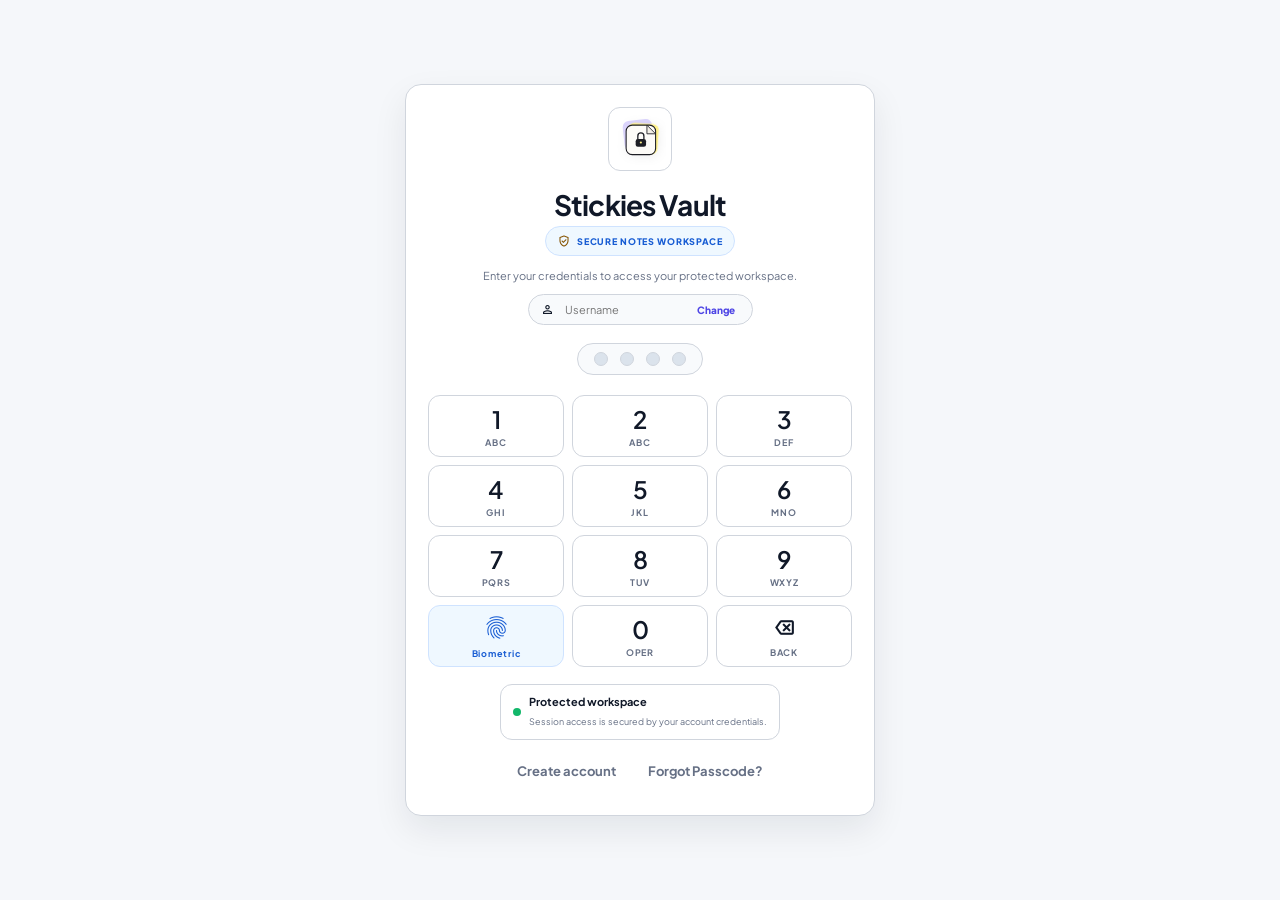
<file: frontend/notes_board/code.html>
<!doctype html>
<html lang="en"><head><meta charset="utf-8"><meta name="viewport" content="width=device-width,initial-scale=1"><title>Stickies Vault · Notes Board</title><link rel="stylesheet" href="../styles.css"><link rel="stylesheet" href="../professional.css"></head>
<body><div class="app-shell"><div class="top-atmosphere"><div class="atmo one"></div><div class="atmo two"></div><div class="atmo three"></div></div>
<aside class="board-sidebar"><a class="board-sidebar-brand" href="../notes_board/code.html"><img src="../assets/stickies_lock_app_logo.svg"><span><strong>Stickies Vault</strong><small>Your Secure Notes</small></span></a><nav class="board-sidebar-nav" aria-label="Note views"><button class="filter-tab active" data-filter="all"><span class="material-symbols-outlined">inventory_2</span><span>All Notes</span></button><button class="filter-tab" data-filter="ideas"><span class="material-symbols-outlined">lightbulb</span><span>Ideas</span></button><button class="filter-tab" data-filter="todo"><span class="material-symbols-outlined">check_box</span><span>Todo</span></button><button class="filter-tab" data-filter="folders"><span class="material-symbols-outlined">folder</span><span>Folders</span></button><span class="board-sidebar-divider"></span><a href="../security_settings/code.html"><span class="material-symbols-outlined">settings</span><span>Settings</span></a><button class="board-trash" type="button"><span class="material-symbols-outlined">delete</span><span>Trash</span></button></nav><button class="board-theme" id="themeBtn"><span class="material-symbols-outlined">dark_mode</span><strong>Dark Mode</strong><span class="material-symbols-outlined board-theme-chevron">expand_more</span></button></aside>
<header class="app-header"><div class="header-inner"><div class="board-mobile-brand"><img class="brand-logo" src="../assets/stickies_lock_app_logo.svg"><strong>Stickies Vault</strong></div><div style="display:flex;align-items:center;gap:6px"><button class="icon-btn" id="lockBtn" title="Lock vault"><span class="material-symbols-outlined">lock</span></button><button class="avatar" id="settingsBtn" title="Settings"><span class="material-symbols-outlined" style="font-size:18px">person</span></button></div></div></header>
<main class="page"><div class="container" style="position:relative;z-index:1">
<div class="board-toolbar"><div class="board-heading"><h1>All Notes</h1><p>Capture your thoughts, ideas and more</p></div><div class="board-actions"><div class="search-box"><span class="material-symbols-outlined">search</span><input id="searchInput" placeholder="Search notes..."><button class="icon-btn" id="clearSearch" style="display:none;width:34px;height:34px"><span class="material-symbols-outlined" style="font-size:18px">cancel</span></button></div><button class="btn btn-primary" id="newNoteBtn"><span class="material-symbols-outlined">add</span><span>New Note</span></button></div></div>
<div class="filter-bar" style="margin-top:12px"><button class="filter-tab active" data-filter="all">All Notes</button><button class="filter-tab" data-filter="pinned">Pinned</button><button class="filter-tab" data-filter="ideas">Ideas</button><button class="filter-tab" data-filter="todo">Todo</button><button class="filter-tab" data-filter="folders">Folders</button></div>
<div id="folderWorkspace" class="folder-workspace" style="display:none"></div>
<div id="notesArea" class="notes-columns"></div>
</div></main>
<nav class="bottom-nav"><div class="nav-inner"><a class="nav-item active" href="../notes_board/code.html"><span class="material-symbols-outlined">sticky_note_2</span><span>Board</span></a><a class="nav-item" href="../security_settings/code.html"><span class="material-symbols-outlined">tune</span><span>Settings</span></a><button class="nav-item" id="focusSearch"><span class="material-symbols-outlined">search</span><span>Search</span></button><a class="nav-item" href="../note_editor/code.html?type=normal"><span class="material-symbols-outlined">add_circle</span><span>New Note</span></a></div></nav>
<div class="fab-wrap"><div class="fab-palette" id="palette"><button class="palette-swatch" style="background:#fef08a;color:#2a1700" data-create="normal" title="New Note"><span class="material-symbols-outlined">edit</span></button><button class="palette-swatch" style="background:#ddd6fe;color:#1b1735" data-create="favorite" title="Favorite Note"><span class="material-symbols-outlined">favorite</span></button><button class="palette-swatch" style="background:#fbcfe8;color:#93000a" data-create="secret" title="Secret Note"><span class="material-symbols-outlined">shield_lock</span></button><button class="palette-swatch" style="background:#a7f3d0;color:#1e1e24" data-create="checklist" title="Checklist / To-Do"><span class="material-symbols-outlined">check_box</span></button></div><button class="fab" id="fab"><span class="material-symbols-outlined">add</span></button></div>
<div class="modal-backdrop" id="urlModal"><div class="modal"><h3>Open link</h3><p id="urlText"></p><div class="choice-grid"><button class="choice-card" id="openApp"><strong>Open in App</strong><span>Try an in-app viewer.</span></button><button class="choice-card" id="openBrowser"><strong>Open in Browser</strong><span>Use a normal browser tab.</span></button></div><label style="display:flex;gap:7px;align-items:center;font-size:11px;margin-top:13px"><input type="checkbox" id="rememberUrl"> Remember my choice</label><div class="modal-actions"><button class="btn btn-soft" id="urlCancel">Ask Every Time</button></div></div></div>
<div class="modal-backdrop" id="viewerModal"><div class="modal" style="width:min(900px,100%);padding:12px"><div style="display:flex;justify-content:space-between;align-items:center;padding:4px 5px 10px"><strong style="font-size:13px">In-App Viewer</strong><div style="display:flex;gap:7px"><button class="btn btn-soft" id="viewerBrowser">Browser</button><button class="icon-btn" id="viewerClose"><span class="material-symbols-outlined">close</span></button></div></div><iframe id="viewerFrame" style="width:100%;height:70vh;border:0;border-radius:15px;background:white"></iframe></div></div>
<div class="modal-backdrop" id="folderModal"><div class="modal"><h3>Create folder</h3><p>Give the folder a clear name. You can create notes directly inside it from the board.</p><div class="field"><label>Folder name</label><input id="folderNameInput" type="text" maxlength="100" placeholder="e.g. Projects"></div><div class="modal-actions"><button class="btn btn-soft" id="closeFolderModal">Cancel</button><button class="btn btn-primary" id="createFolderConfirm"><span class="material-symbols-outlined">create_new_folder</span><span>Create Folder</span></button></div></div></div>
<div class="modal-backdrop" id="secretModal"><div class="modal"><h3>Unlock secret note</h3><p>Enter the current vault PIN to reveal this protected note.</p><div class="field"><label>4-digit PIN</label><input id="secretPin" type="password" inputmode="numeric" maxlength="4"></div><div class="modal-actions"><button class="btn btn-soft" id="secretCancel">Cancel</button><button class="btn btn-primary" id="secretUnlock">Reveal</button></div></div></div>
<script src="../common.js"></script><script>
const S=window.Stickies; S.requirePage(); const reminderTimer=S.scheduleReminderWatcher();
let allNotes=[], folders=[], filter='all', search='', urlPending='', secretPendingId=null, folderAction={type:'create',id:null};
const $=id=>document.getElementById(id), notesArea=$('notesArea');
const colors=['yellow','mint','lavender','rose','peach','cyan','white'];
const colorAliases={'#ffd92f':'yellow','#83dfbd':'mint','#b99af4':'lavender','#f5b1d1':'rose','#ffc47c':'peach','#82c9f2':'cyan','green':'mint','purple':'lavender','pink':'rose','orange':'peach','sky':'cyan'};
function noteColor(c){return colorAliases[String(c||'').toLowerCase()]|| (colors.includes(c)?c:'yellow')}
function folderName(id){if(!id)return 'Unfiled'; const f=folders.find(x=>x.id===Number(id)); return f?.name||'Unfiled'}
function meta(n){return n?.content?S.jsonContent(n.content):S.jsonContent(JSON.stringify(n||{}))}
function noteFolderId(n){
  const m=meta(n);
  return m.folderId!==null&&m.folderId!==undefined&&String(m.folderId)!==''?m.folderId:(n.folderId??null);
}
function manualTags(m){
  const raw=String(m.tags??m.tag??'').trim();
  return raw.split(/[\s,]+/).map(tag=>tag.trim()).filter(Boolean);
}
function isFiledNote(m,n={}){
  const folderId=m.folderId!==null&&m.folderId!==undefined&&String(m.folderId)!==''?m.folderId:n.folderId;
  const folder=m.folder&&String(m.folder).toLowerCase()!=='unfiled'?m.folder:n.folder;
  return (folderId!==null&&folderId!==undefined&&String(folderId)!=='') || (folder&&String(folder).toLowerCase()!=='unfiled');
}
function displayTag(m){
  const tags=manualTags(m);
  if(tags.length)return tags.map(tag=>`<span class="tag">${S.escapeHtml(tag.startsWith('#')?tag:`#${tag}`)}</span>`).join('');
  const fallback=m.type==='checklist'?'#TODO':m.secret?'#VAULT':'#NOTE';
  return `<span class="tag">${fallback}</span>`;
}
function isIdeas(m){return manualTags(m).some(tag=>S.normalizeTag(tag)==='ideas')}
function renderText(text,m){
  const lines=String(text||'').split(/\r?\n/).map(line=>line.trim()).filter(Boolean);
  if(lines.length>1)return `<ul class="note-bullets">${lines.map(line=>`<li>${S.smartFormat(line.replace(/^[-*•]\s+/,''),true)}</li>`).join('')}</ul>`;
  return S.smartFormat(lines[0]||'',true);
}
function matches(n,includeFolder=false){const m=meta(n);if(!includeFolder&&isFiledNote(m,n))return false;if(filter==='pinned'&&!m.pinned)return false;if(filter==='ideas'&&!isIdeas(m))return false;if(filter==='todo'&&!(m.type==='checklist'||manualTags(m).some(tag=>S.normalizeTag(tag)==='todo')))return false;const hay=[n.title,m.text,m.tags,m.tag,m.color,folderName(m.folderId??n.folderId)].join(' ').toLowerCase();return !search||hay.includes(search)}
function noteUpdatedAt(n){return n.updated_at||n.updatedAt||n.created_at||n.createdAt||null}
function noteDateValue(value){
  if(!value) return 0;
  const text=String(value);
  return Date.parse(/[zZ]|[+-]\d{2}:?\d{2}$/.test(text)?text:`${text}Z`)||0;
}
function sortNotes(items){return [...items].sort((a,b)=>{const ma=meta(a),mb=meta(b);if(ma.pinned!==mb.pinned)return (mb.pinned?1:0)-(ma.pinned?1:0);return noteDateValue(noteUpdatedAt(b))-noteDateValue(noteUpdatedAt(a))})}
function noteIsLong(m){return String(m.text||'').length>260||(m.text||'').split(/\r?\n/).length>6||(m.items||[]).length>5||(m.rows||[]).length>5}
function noteMedia(m){let h='';if(m.images?.length){h+=`<div class="note-media">${m.images.slice(0,4).map(im=>`<img src="${im.dataUrl}" alt="${S.escapeHtml(im.name||'Attached image')}">`).join('')}</div>`}if(m.doodle)h+=`<img class="note-doodle" src="${m.doodle}" alt="Doodle">`;if(m.audio?.dataUrl)h+=`<div class="note-audio"><span class="material-symbols-outlined">mic</span><audio controls src="${m.audio.dataUrl}" style="height:28px;max-width:100%"></audio></div>`;return h}
function cardHtml(n,index){
  const m=meta(n),c=noteColor(m.color);
  const longNote=noteIsLong(m);
  let body='';
  if(m.secret) body=`<div class="secret-mask" data-reveal="${n.id}"><span class="material-symbols-outlined" style="font-size:26px;color:#b42318">key</span><strong>Protected Note</strong><small>Tap to reveal</small></div>`;
  else if(m.type==='checklist') body=`<div class="${longNote?'note-preview-clamp ':''}checklist">${(m.items||[]).map((it,i)=>`<label class="check-row ${it.done?'done':''}" data-note="${n.id}" data-item="${i}"><input type="checkbox" ${it.done?'checked':''}><span>${renderText(it.text||'',m)}</span></label>`).join('')}</div>`;
  else if(m.layout==='structured'&&(m.rows||[]).length) body=`<div class="${longNote?'note-preview-clamp ':''}structured-table">${m.rows.map(r=>`<div class="structured-row"><span class="label">${S.escapeHtml(r.label||'')}</span><span>${renderText(r.value||'',m)}</span></div>`).join('')}</div>${m.footer?`<div class="note-structured-footer">${renderText(m.footer,m)}</div>`:''}`;
  else body=`<div class="${longNote?'note-preview-clamp ':''}note-text">${renderText(m.text||'',m)}</div>`;
  const reminder=m.reminderAt?`<div class="note-reminder"><span class="material-symbols-outlined" style="font-size:13px;vertical-align:middle">notifications_active</span> ${S.dateTimeLabel(m.reminderAt)}${m.reminderLabel?` · ${S.escapeHtml(m.reminderLabel)}`:''}</div>`:'';
  const tag=displayTag(m);
  const menu=`<div class="note-menu-wrap"><button type="button" class="note-menu-btn" data-menu="${n.id}" title="More"><span class="material-symbols-outlined" style="font-size:18px">more_horiz</span></button><div class="note-menu" id="menu-${n.id}"><button type="button" data-edit="${n.id}"><span class="material-symbols-outlined" style="font-size:18px">edit</span>Edit</button><button type="button" data-pin="${n.id}"><span class="material-symbols-outlined" style="font-size:18px">push_pin</span>${m.pinned?'Unpin':'Pin to top'}</button><button type="button" data-fav="${n.id}"><span class="material-symbols-outlined" style="font-size:18px">favorite</span>${m.favorite?'Unfavorite':'Favorite'}</button><button type="button" data-share="${n.id}"><span class="material-symbols-outlined" style="font-size:18px">ios_share</span>Share</button><button type="button" class="danger" data-delete="${n.id}"><span class="material-symbols-outlined" style="font-size:18px">delete</span>Delete</button></div></div>`;
  const showMore=longNote?`<button type="button" class="show-more" data-show-more="${n.id}">Show more</button>`:'';
  return `<article class="note-card note-${c}" data-id="${n.id}"><div class="note-head"><div class="note-tags">${tag}</div><div class="note-card-status">${m.pinned?'<span class="card-icon" title="Pinned"><span class="material-symbols-outlined">push_pin</span></span>':''}${m.secret?'<span class="card-icon" title="Locked"><span class="material-symbols-outlined">lock</span></span>':''}${m.favorite?'<span class="card-icon" title="Favorite"><span class="material-symbols-outlined">favorite</span></span>':''}</div></div><h3 class="note-title">${S.escapeHtml(n.title||'Untitled Note')}</h3>${body}${noteMedia(m)}${reminder}<div class="note-footer"><span>${S.dateLabel(noteUpdatedAt(n))}</span><span class="note-footer-actions">${showMore}${menu}</span></div></article>`;
}
function render(){
  const folderWorkspace=$('folderWorkspace');
  if(filter==='folders'){
    notesArea.style.display='none';
    folderWorkspace.style.display='block';
    renderFolderWorkspace();
    return;
  }
  notesArea.style.display='';
  folderWorkspace.style.display='none';
  const items=sortNotes(allNotes.filter(n=>matches(n,false)));
  if(!items.length){
    notesArea.innerHTML=`<div class="empty-state-page"><span class="material-symbols-outlined">sticky_note_2</span><strong>No notes here</strong></div>`;
    return;
  }
  notesArea.innerHTML=items.map(cardHtml).join('');
  attachCardEvents();
}
function attachCardEvents(){
  notesArea.querySelectorAll('.note-card').forEach(card=>card.addEventListener('click',e=>{if(e.target.closest('.note-menu-wrap')||e.target.closest('.note-menu-btn')||e.target.closest('.note-menu')||e.target.closest('.show-more')||e.target.closest('.check-row')||e.target.closest('.smart-url')||e.target.closest('[data-reveal]')||e.target.closest('audio'))return;S.go(`../note_editor/code.html?edit=${card.dataset.id}`)}));
  notesArea.querySelectorAll('.note-menu-btn').forEach(btn=>btn.addEventListener('click',e=>{
    e.preventDefault();
    e.stopPropagation();
    const wrap = btn.closest('.note-menu-wrap');
    const menu = wrap ? wrap.querySelector('.note-menu') : null;
    if(!menu) return;
    const isOpen = menu.classList.contains('open');
    document.querySelectorAll('.note-menu').forEach(x=>x.classList.remove('open'));
    if(!isOpen) menu.classList.add('open');
  }));
  document.querySelectorAll('[data-edit]').forEach(b=>b.onclick=()=>S.go(`../note_editor/code.html?edit=${b.dataset.edit}`));
  document.querySelectorAll('[data-pin]').forEach(b=>b.onclick=()=>toggleFlag(String(b.dataset.pin),'pinned'));
  document.querySelectorAll('[data-fav]').forEach(b=>b.onclick=()=>toggleFavorite(String(b.dataset.fav)));
  document.querySelectorAll('[data-share]').forEach(b=>b.onclick=()=>shareNote(String(b.dataset.share)));
  document.querySelectorAll('[data-delete]').forEach(b=>b.onclick=()=>deleteNote(String(b.dataset.delete)));
  notesArea.querySelectorAll('[data-show-more]').forEach(b=>b.onclick=e=>{e.preventDefault();e.stopPropagation();S.go(`../note_editor/code.html?edit=${b.dataset.showMore}`)});
  notesArea.querySelectorAll('.check-row').forEach(row=>row.addEventListener('click',e=>e.stopPropagation()));
  notesArea.querySelectorAll('.check-row input').forEach(input=>input.addEventListener('change',async e=>{const row=e.target.closest('.check-row'),n=allNotes.find(x=>String(x.id)===String(row.dataset.note));if(!n)return;const m=meta(n);m.items=m.items||[];m.items[Number(row.dataset.item)].done=e.target.checked;try{if(String(n.id).startsWith('local-')){n.content=S.serialize(m);const cached=JSON.parse(localStorage.getItem('stickies_vault_notes')||'[]').map(x=>String(x.id)===String(n.id)?{...x,content:n.content}:x);localStorage.setItem('stickies_vault_notes',JSON.stringify(cached))}else{const up=await S.api('/notes/'+n.id,{method:'PUT',body:JSON.stringify({title:n.title,content:S.serialize(m)})});Object.assign(n,up)}render();S.toast('Checklist saved','check_circle')}catch(err){e.target.checked=!e.target.checked;S.toast(err.message,'error')}}));
  notesArea.querySelectorAll('[data-reveal]').forEach(el=>el.addEventListener('click',e=>{e.stopPropagation();secretPendingId=String(el.dataset.reveal);$('secretPin').value='';$('secretModal').classList.add('show');setTimeout(()=>$('secretPin').focus(),80)}));
  notesArea.querySelectorAll('.smart-url').forEach(a=>a.addEventListener('click',e=>{e.preventDefault();e.stopPropagation();openSmartUrl(a.dataset.url)}));
  document.querySelectorAll('.note-menu').forEach(m=>m.addEventListener('click',e=>e.stopPropagation()));
}
if(!window.__noteMenuCloseBound){
  document.addEventListener('click',e=>{
    if(!e.target.closest('.note-menu') && !e.target.closest('.note-menu-btn')){
      document.querySelectorAll('.note-menu').forEach(x=>x.classList.remove('open'));
    }
  });
  window.__noteMenuCloseBound=true;
}
async function load(){
  try{
    const remote=await S.api('/notes');
    const local=(()=>{try{return JSON.parse(localStorage.getItem('stickies_vault_notes')||'[]')}catch{return[]}})();
    const byId=new Map();
    [...local,...remote].forEach(n=>byId.set(String(n.id),n));
    allNotes=[...byId.values()];
    folders=await S.getFolders();
    render();
  }catch(e){
    try{
      allNotes=JSON.parse(localStorage.getItem('stickies_vault_notes')||'[]');
      folders=typeof S.localFolders==='function'?S.localFolders():JSON.parse(localStorage.getItem('stickies_vault_folders_v1')||'[]');
      render();
      if(!allNotes.length) S.toast(e.message,'error');
    }catch{S.toast(e.message,'error')}
  }
}
async function saveMeta(n,m,msg){const up=await S.api('/notes/'+n.id,{method:'PUT',body:JSON.stringify({title:n.title,content:S.serialize(m)})});Object.assign(n,up);render();S.toast(msg,'check_circle')}
async function toggleFlag(id,key){const n=allNotes.find(x=>String(x.id)===String(id));if(!n)return;const m=meta(n);m[key]=!m[key];const message=m[key]?'Pinned to top':'Unpinned';try{if(String(n.id).startsWith('local-')){n.content=S.serialize(m);const cached=JSON.parse(localStorage.getItem('stickies_vault_notes')||'[]').map(x=>String(x.id)===String(n.id)?{...x,content:n.content}:x);localStorage.setItem('stickies_vault_notes',JSON.stringify(cached));render();S.toast(message,'push_pin')}else{await saveMeta(n,m,message);const cached=JSON.parse(localStorage.getItem('stickies_vault_notes')||'[]').filter(x=>String(x.id)!==String(n.id));cached.push({...n});localStorage.setItem('stickies_vault_notes',JSON.stringify(cached))}}catch(e){n.content=S.serialize(m);const cached=JSON.parse(localStorage.getItem('stickies_vault_notes')||'[]').filter(x=>String(x.id)!==String(n.id));cached.push({...n});localStorage.setItem('stickies_vault_notes',JSON.stringify(cached));render();S.toast(`${message} locally`,'push_pin')}}
async function toggleFavorite(id){const n=allNotes.find(x=>String(x.id)===String(id));if(!n)return;const m=meta(n);m.favorite=!m.favorite;if(m.favorite)m.color=m.color||'lavender';if(m.favorite)m.type='favorite';else if(m.type==='favorite')m.type='normal';try{if(String(n.id).startsWith('local-')){n.content=S.serialize(m);const cached=JSON.parse(localStorage.getItem('stickies_vault_notes')||'[]').map(x=>String(x.id)===String(n.id)?{...x,content:n.content}:x);localStorage.setItem('stickies_vault_notes',JSON.stringify(cached));render();S.toast(m.favorite?'Added to favorites':'Removed from favorites','favorite')}else await saveMeta(n,m,m.favorite?'Added to favorites':'Removed from favorites')}catch(e){S.toast(e.message,'error')}}
async function deleteNote(id){
  if(!confirm('Delete this sticky note?'))return;
  try{
    const noteId=String(id);
    if(!noteId.startsWith('local-')) await S.api('/notes/'+encodeURIComponent(noteId),{method:'DELETE'});
    try{
      const cached=JSON.parse(localStorage.getItem('stickies_vault_notes')||'[]');
      localStorage.setItem('stickies_vault_notes',JSON.stringify(cached.filter(n=>String(n.id)!==noteId)));
    }catch{}
    allNotes=allNotes.filter(n=>String(n.id)!==noteId);
    render();
    S.toast('Note deleted','delete');
  }catch(e){S.toast(e.message,'error')}
}
async function shareNote(id){const n=allNotes.find(x=>x.id===id);if(!n)return;const m=meta(n);const text=m.text||((m.items||[]).map(i=>`☐ ${i.text}`).join('\n'));try{if(navigator.share){await navigator.share({title:n.title,text:text||'Stickies Vault note'});}else{await navigator.clipboard.writeText(`${n.title}\n\n${text||''}`);S.toast('Note copied to clipboard','content_copy')}}catch(e){if(e?.name!=='AbortError')S.toast('Sharing is not available here','share')}
}
async function openSmartUrl(url){const pref=localStorage.getItem('stickies_url_pref')||'ask';if(pref==='browser'){window.open(url,'_blank','noopener');return}if(pref==='app'){openInApp(url);return}urlPending=url;$('urlText').textContent=url;$('rememberUrl').checked=false;$('urlModal').classList.add('show')}
function openInApp(url){$('viewerFrame').src=url;$('viewerModal').classList.add('show')}
$('openApp').onclick=()=>{if($('rememberUrl').checked)localStorage.setItem('stickies_url_pref','app');$('urlModal').classList.remove('show');openInApp(urlPending)};$('openBrowser').onclick=()=>{if($('rememberUrl').checked)localStorage.setItem('stickies_url_pref','browser');$('urlModal').classList.remove('show');window.open(urlPending,'_blank','noopener')};$('urlCancel').onclick=()=>{localStorage.removeItem('stickies_url_pref');$('urlModal').classList.remove('show')};$('viewerClose').onclick=()=>{$('viewerFrame').src='about:blank';$('viewerModal').classList.remove('show')};$('viewerBrowser').onclick=()=>window.open($('viewerFrame').src,'_blank','noopener');
document.querySelectorAll('.filter-tab').forEach(btn=>btn.onclick=()=>{document.querySelectorAll('.filter-tab').forEach(b=>b.classList.remove('active'));document.querySelectorAll(`[data-filter="${btn.dataset.filter}"]`).forEach(b=>b.classList.add('active'));filter=btn.dataset.filter;render()});$('searchInput').addEventListener('input',e=>{search=e.target.value.trim().toLowerCase();$('clearSearch').style.display=search?'flex':'none';render()});$('clearSearch').onclick=()=>{$('searchInput').value='';search='';$('clearSearch').style.display='none';render()};$('focusSearch').onclick=()=>{$('searchInput').focus();window.scrollTo({top:0,behavior:'smooth'})};$('newNoteBtn').onclick=()=>S.openEditor('normal');$('themeBtn').onclick=()=>{S.toggleTheme();document.querySelector('#themeBtn span').textContent=document.documentElement.dataset.theme==='dark'?'light_mode':'dark_mode'};
function renderFolderWorkspace(){
  const ws=$('folderWorkspace');
  ws.style.display='block';
  if(!folders.length){
    ws.innerHTML=`<div class="empty-state-page folder-empty-state"><span class="material-symbols-outlined">folder_open</span><strong>No folders here</strong><button class="btn btn-primary" id="emptyNewFolder"><span class="material-symbols-outlined">create_new_folder</span><span>New Folder</span></button></div>`;
    $('emptyNewFolder').onclick=openCreateFolder;
    return;
  }
  const folderCards=folders.map(f=>{
    const notes=sortNotes(allNotes.filter(n=>Number(noteFolderId(n))===f.id)).slice(0,3);
    const count=allNotes.filter(n=>Number(noteFolderId(n))===f.id).length;
    const list=notes.length?notes.map(n=>`<div class="folder-note-row"><span class="material-symbols-outlined">description</span><span>${S.escapeHtml(n.title)}</span></div>`).join(''):`<div class="folder-note-empty">No notes in this folder yet.</div>`;
    return `<section class="folder-card card" data-folder-card="${f.id}"><div class="folder-card-top"><div class="folder-icon"><span class="material-symbols-outlined">folder</span></div><div class="folder-card-title"><strong>${S.escapeHtml(f.name)}</strong><span>${count} note${count===1?'':'s'}</span></div><div class="folder-menu-wrap"><button type="button" class="icon-btn folder-more" data-folder-more="${f.id}" title="Folder options" aria-label="Folder options for ${S.escapeHtml(f.name)}" aria-haspopup="menu" aria-expanded="false"><span class="material-symbols-outlined">more_horiz</span></button><div class="note-menu folder-menu" role="menu"><button type="button" role="menuitem" data-folder-new="${f.id}"><span class="material-symbols-outlined">add</span>Create Note</button><button type="button" role="menuitem" data-folder-open="${f.id}"><span class="material-symbols-outlined">arrow_forward</span>Open Notes</button><button type="button" role="menuitem" data-folder-rename="${f.id}"><span class="material-symbols-outlined">edit</span>Rename</button><button type="button" role="menuitem" class="danger" data-folder-delete="${f.id}"><span class="material-symbols-outlined">delete</span>Delete</button></div></div></div><div class="folder-note-list">${list}</div></section>`;
  }).join('');
  ws.innerHTML=`<div class="folder-view-header"><div><strong>Your Folders</strong><span>Create folders and add notes directly inside them.</span></div><button class="btn btn-primary btn-small" id="folderViewNew"><span class="material-symbols-outlined">create_new_folder</span><span>New Folder</span></button></div><div class="folder-grid">${folderCards}</div>`;
  $('folderViewNew').onclick=openCreateFolder;
  ws.querySelectorAll('[data-folder-card]').forEach(card=>card.onclick=e=>{
    if(e.target.closest('.folder-menu-wrap')||e.target.closest('.folder-menu'))return;
    openFolderNotes(Number(card.dataset.folderCard));
  });
  ws.querySelectorAll('[data-folder-new]').forEach(b=>b.onclick=()=>S.go(`../note_editor/code.html?type=normal&folder=${encodeURIComponent(b.dataset.folderNew)}`));
  ws.querySelectorAll('[data-folder-open]').forEach(b=>b.onclick=()=>openFolderNotes(Number(b.dataset.folderOpen)));
  ws.querySelectorAll('[data-folder-rename]').forEach(b=>b.onclick=()=>renameFolder(Number(b.dataset.folderRename)));
  ws.querySelectorAll('[data-folder-delete]').forEach(b=>b.onclick=()=>deleteFolder(Number(b.dataset.folderDelete)));
  ws.querySelectorAll('[data-folder-more]').forEach(b=>{
    const menu=b.closest('.folder-menu-wrap')?.querySelector('.folder-menu');
    b.addEventListener('click', e=>{
      e.preventDefault();
      e.stopPropagation();
      const shouldOpen = menu && !menu.classList.contains('open');
      document.querySelectorAll('.folder-menu').forEach(x=>{
        x.classList.remove('open');
        const trigger=x.closest('.folder-menu-wrap')?.querySelector('[data-folder-more]');
        if(trigger) trigger.setAttribute('aria-expanded','false');
      });
      if(menu && shouldOpen){
        menu.classList.add('open');
        b.setAttribute('aria-expanded','true');
      }
    });
  });
  ws.querySelectorAll('.folder-menu').forEach(menu=>menu.addEventListener('click', e=>e.stopPropagation()));
}
if(!window.__folderMenuCloseBound){
  document.addEventListener('click',e=>{
    if(!e.target.closest('.folder-menu')&&!e.target.closest('[data-folder-more]')){
      document.querySelectorAll('.folder-menu').forEach(menu=>menu.classList.remove('open'));
    }
  });
  window.__folderMenuCloseBound=true;
}
function openRenameFolder(id){
  const folder=folders.find(f=>f.id===id); if(!folder)return;
  folderAction={type:'rename', id};
  const modalTitle=document.querySelector('#folderModal h3');
  const submitBtn=$('createFolderConfirm');
  const modalText=document.querySelector('#folderModal p');
  $('folderNameInput').value=folder.name;
  if(modalTitle) modalTitle.textContent='Rename folder';
  if(modalText) modalText.textContent='Update the folder name below.';
  submitBtn.innerHTML='<span class="material-symbols-outlined">edit</span><span>Rename Folder</span>';
  $('folderModal').classList.add('show');
  setTimeout(()=>$('folderNameInput').focus(),80);
}
async function renameFolder(id){
  openRenameFolder(id);
}
async function deleteFolder(id){
  const folder=folders.find(f=>f.id===id); if(!folder)return;
  const count=allNotes.filter(n=>Number(noteFolderId(n))===id).length;
  const message=count?`Delete "${folder.name}"? ${count} note${count===1?'':'s'} will move to Unfiled.`:`Delete "${folder.name}"?`;
  if(!confirm(message))return;
  try{await S.api('/folders/'+id,{method:'DELETE'}); folders=folders.filter(f=>f.id!==id); allNotes=allNotes.map(n=>{const m=meta(n);if(Number(m.folderId)===id){m.folderId=null;m.folder='Unfiled';n.content=S.serialize(m)}return n}); render(); S.toast('Folder deleted; notes moved to Unfiled','delete')}catch(e){S.toast(e.message,'error')}
}
function openCreateFolder(){
  folderAction={type:'create', id:null};
  const modalTitle=document.querySelector('#folderModal h3');
  const submitBtn=$('createFolderConfirm');
  const modalText=document.querySelector('#folderModal p');
  $('folderNameInput').value='';
  if(modalTitle) modalTitle.textContent='Create folder';
  if(modalText) modalText.textContent='Give the folder a clear name. You can create notes directly inside it from the board.';
  submitBtn.innerHTML='<span class="material-symbols-outlined">create_new_folder</span><span>Create Folder</span>';
  $('folderModal').classList.add('show');
  setTimeout(()=>$('folderNameInput').focus(),80);
}
async function createFolderFromBoard(){
  const name=$('folderNameInput').value.trim();
  if(!name){S.toast('Enter a folder name','create_new_folder');$('folderNameInput').focus();return;}
  try{
    if(folderAction.type==='rename' && folderAction.id){
      const updated=await S.api('/folders/'+folderAction.id,{method:'PUT',body:JSON.stringify({name})});
      folders=folders.map(f=>f.id===folderAction.id?updated:f);
      folderAction={type:'create',id:null};
      $('folderModal').classList.remove('show');
      render();
      S.toast('Folder renamed','edit');
      return;
    }
    const f=await S.createFolder(name);
    folders.push(f);
    folderAction={type:'create',id:null};
    $('folderModal').classList.remove('show');
    render();
    S.toast(`Folder "${name}" created`,'create_new_folder');
  }catch(e){S.toast(e.message,'error')}
}
function openFolderNotes(id){
  const b=document.querySelector('[data-filter="all"]');
  document.querySelectorAll('.filter-tab').forEach(x=>x.classList.remove('active'));
  b?.classList.add('active');
  filter='all';
  const folder=folders.find(f=>f.id===id);
  $('notesArea').style.display='block';
  $('folderWorkspace').style.display='none';
  const items=sortNotes(allNotes.filter(n=>Number(noteFolderId(n))===id && matches(n,true)));
  const noteCount=$('noteCount'); if(noteCount)noteCount.textContent=`${items.length} notes · ${folder?.name||'Folder'}`;
  if(!items.length){notesArea.innerHTML=`<div class="empty card"><span class="material-symbols-outlined">folder_open</span><strong>${S.escapeHtml(folder?.name||'Folder')} is empty</strong><span>Use Create Note to add the first note.</span><button class="btn btn-primary" id="folderEmptyCreate"><span class="material-symbols-outlined">add</span><span>Create Note</span></button></div>`;$('folderEmptyCreate').onclick=()=>S.go(`../note_editor/code.html?type=normal&folder=${id}`);return;}
  notesArea.innerHTML=items.map(cardHtml).join('');
  attachCardEvents();
}
async function loadFolders(){folders=await S.getFolders()}
$('createFolderConfirm').onclick=createFolderFromBoard;
$('closeFolderModal').onclick=()=>{
  folderAction={type:'create',id:null};
  const modalTitle=document.querySelector('#folderModal h3');
  const modalText=document.querySelector('#folderModal p');
  const submitBtn=$('createFolderConfirm');
  if(modalTitle) modalTitle.textContent='Create folder';
  if(modalText) modalText.textContent='Give the folder a clear name. You can create notes directly inside it from the board.';
  if(submitBtn) submitBtn.innerHTML='<span class="material-symbols-outlined">create_new_folder</span><span>Create Folder</span>';
  $('folderModal').classList.remove('show');
};
$('folderNameInput').addEventListener('keydown',e=>{if(e.key==='Enter')createFolderFromBoard()});
$('secretCancel').onclick=()=>{$('secretModal').classList.remove('show');secretPendingId=null};$('secretUnlock').onclick=async()=>{const pin=$('secretPin').value.trim();if(!/^\d{4}$/.test(pin)){S.toast('Enter exactly 4 digits','warning');return};const username=S.user()||localStorage.getItem('stickies_username')||'';if(!username){S.toast('No active user found. Please log in again.','person');return}try{const data=await S.api('/login',{method:'POST',body:JSON.stringify({username,password:pin})});if(data?.access_token) S.setSession(data);const n=allNotes.find(x=>String(x.id)===String(secretPendingId));if(n){const m=meta(n);m.secret=false; const card=document.querySelector(`.note-card[data-id="${n.id}"]`);if(card){const mask=card.querySelector('[data-reveal]');if(mask)mask.outerHTML=`<p class="note-text">${renderText(m.text,m)}</p>`}S.toast('Secret note revealed','visibility')}}catch(e){S.toast('Incorrect PIN','error')}$('secretModal').classList.remove('show');secretPendingId=null};
$('fab').onclick=()=>{$('palette').classList.toggle('open');$('fab').classList.toggle('open')};document.querySelectorAll('[data-create]').forEach(b=>b.onclick=()=>S.openEditor(b.dataset.create));$('lockBtn').onclick=()=>S.logout();$('settingsBtn').onclick=()=>S.go('../security_settings/code.html');load();
 const trashButton=document.querySelector('.board-trash'); if(trashButton)trashButton.onclick=()=>S.toast('Trash is not enabled yet','delete');
</script></body></html>
</file>
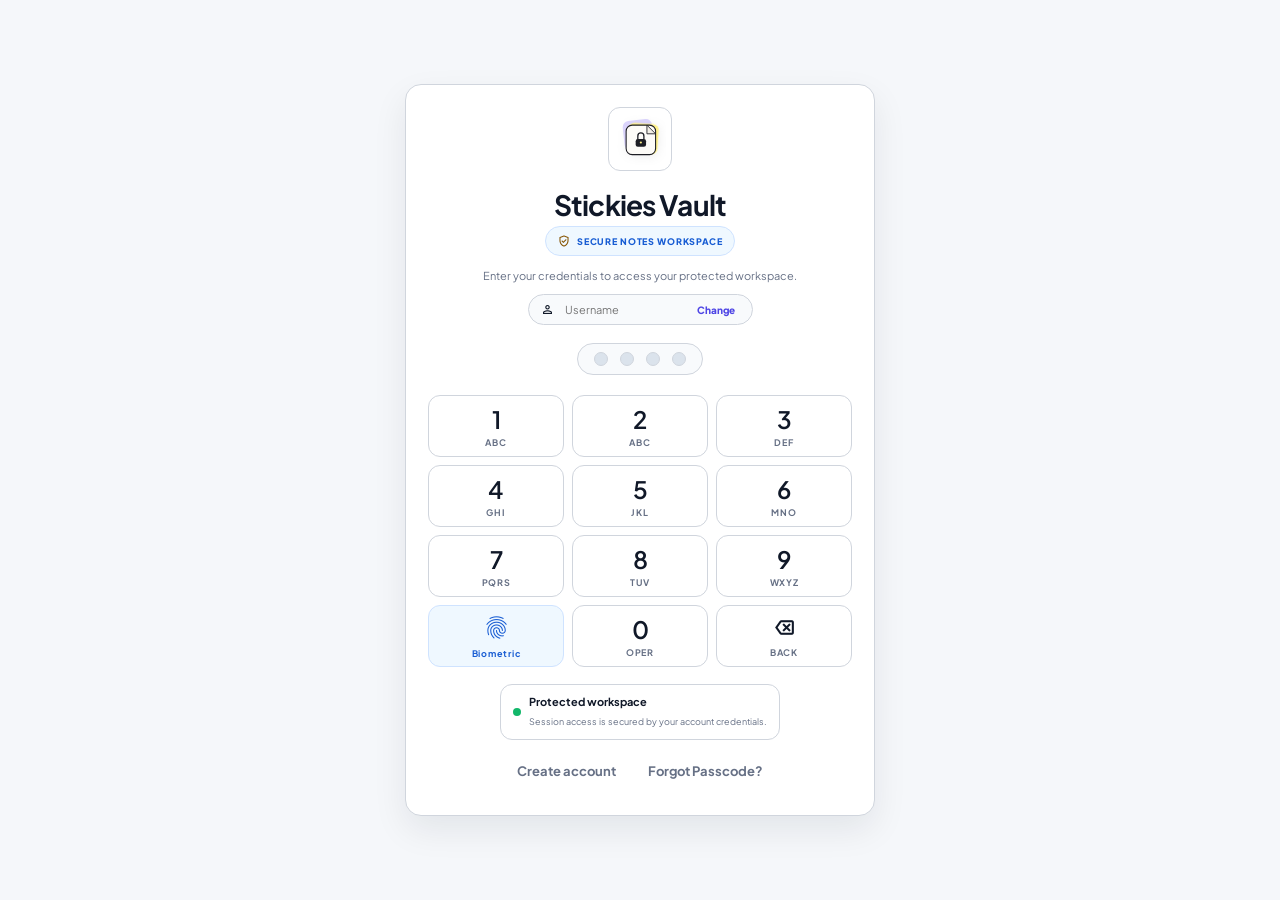
<file: frontend/security_settings/code.html>
<!doctype html>
<html lang="en"><head><meta charset="utf-8"><meta name="viewport" content="width=device-width,initial-scale=1"><title>Stickies Vault · Security Settings</title><link rel="stylesheet" href="../styles.css"><link rel="stylesheet" href="../professional.css"></head>
<body><div class="app-shell"><div class="top-atmosphere"><div class="atmo one"></div><div class="atmo two"></div></div>
<header class="app-header"><div class="header-inner"><a class="brand" href="../notes_board/code.html"><img class="brand-logo" src="../assets/stickies_lock_app_logo.svg"><div class="brand-title"><strong>Stickies Vault</strong><span>Security Settings</span></div></a><div style="display:flex;align-items:center;gap:6px"><button class="icon-btn" id="themeBtn" title="Toggle theme"><span class="material-symbols-outlined">dark_mode</span></button><button class="icon-btn" id="logoutBtn" title="Log out"><span class="material-symbols-outlined">logout</span></button></div></div></header>
<main class="page"><div class="container" style="position:relative;z-index:1"><div class="settings-grid">
<section class="card wide" style="padding:16px;display:flex;gap:12px;align-items:flex-start;justify-content:space-between;flex-wrap:wrap"><div style="display:flex;gap:12px;align-items:flex-start"><div class="setting-icon" style="background:var(--blue-soft);color:var(--blue)"><span class="material-symbols-outlined">verified_user</span></div><div><strong style="font-size:12px">Workspace security status</strong><p style="font-size:10px;color:var(--muted);line-height:1.55;margin:3px 0 0">Signed in as <b id="userName"></b>. Your authenticated notes, folders, reminders and preferences are managed through the FastAPI workspace. Keep your master PIN private.</p></div></div><div style="display:flex;gap:8px;align-items:center"><span class="status-pill" id="apiStatus" style="background:var(--surface-high)">Checking…</span><span class="status-pill" id="lockedCount" style="background:var(--surface-high)">0 protected</span></div></section>
<section class="setting-section"><div class="section-title"><span class="material-symbols-outlined">lock_clock</span><h2>App Lock Preferences</h2></div><div class="setting-list">
<div class="setting-row"><div class="setting-main"><div class="setting-icon"><span class="material-symbols-outlined">pin</span></div><div class="setting-copy"><strong>Require Passcode on Launch</strong><span>Keep the vault behind the PIN screen.</span></div></div><button class="switch" data-pref="passcode"><span class="thumb"></span></button></div><div style="height:1px;background:var(--surface-low)"></div>
<div class="setting-row"><div class="setting-main"><div class="setting-icon" style="background:#ffddb8"><span class="material-symbols-outlined">fingerprint</span></div><div class="setting-copy"><strong>Biometric Unlock</strong><span>UI preference for Face ID / Touch style entry.</span></div></div><button class="switch" data-pref="biometric"><span class="thumb"></span></button></div><div style="height:1px;background:var(--surface-low)"></div>
<button class="setting-row" id="autoLockRow" style="width:100%;border:0;background:transparent;text-align:left"><div class="setting-main"><div class="setting-icon"><span class="material-symbols-outlined">timer</span></div><div class="setting-copy"><strong>Auto-Lock Interval</strong><span>Lock after inactivity, or immediately when the app is left.</span></div></div><span id="autoLockValue" class="tag" style="text-transform:none;letter-spacing:0">Immediately on exit</span></button><div style="height:1px;background:var(--surface-low)"></div>
<button class="setting-row" id="changePinRow" style="width:100%;border:0;background:transparent;text-align:left"><div class="setting-main"><div class="setting-icon"><span class="material-symbols-outlined">password</span></div><div class="setting-copy"><strong>Change 4-Digit Master PIN</strong><span>Update the password used by FastAPI login.</span></div></div><span class="material-symbols-outlined">chevron_right</span></button><div style="height:1px;background:var(--surface-low)"></div>
<button class="setting-row" id="notifyRow" style="width:100%;border:0;background:transparent;text-align:left"><div class="setting-main"><div class="setting-icon"><span class="material-symbols-outlined">notifications_active</span></div><div class="setting-copy"><strong>Reminder Notifications</strong><span>Allow browser alerts for note reminders.</span></div></div><span id="notifyStatus" class="status-pill" style="background:var(--surface-high)">Unknown</span></button>
</div></section>
<section class="setting-section"><div class="section-title"><span class="material-symbols-outlined">security</span><h2>Per-Note Security</h2></div><div class="setting-list">
<div class="setting-row" style="background:rgba(229,222,255,.25)"><div class="setting-main"><div class="setting-icon" style="background:#e5deff"><span class="material-symbols-outlined">lock</span></div><div class="setting-copy"><strong>Protected Notes Vault</strong><span>Secret notes ask for the vault PIN before reveal.</span></div></div><span class="status-pill" style="background:#1e1e24;color:#fff" id="secretCount">0 locked</span></div><div style="height:1px;background:var(--surface-low)"></div>
<div class="setting-row"><div class="setting-main"><div class="setting-icon"><span class="material-symbols-outlined">visibility_off</span></div><div class="setting-copy"><strong>Multitasking Blur</strong><span>Remember this display preference locally.</span></div></div><button class="switch" data-pref="snapshot"><span class="thumb"></span></button></div><div style="height:1px;background:var(--surface-low)"></div>
<button class="setting-row" id="decoyRow" style="width:100%;border:0;background:transparent;text-align:left"><div class="setting-main"><div class="setting-icon"><span class="material-symbols-outlined">theater_comedy</span></div><div class="setting-copy"><strong>Decoy Passcode</strong><span>Prototype setting stored locally; not a second account.</span></div></div><span class="material-symbols-outlined">chevron_right</span></button>
</div></section>
<section class="setting-section"><div class="section-title"><span class="material-symbols-outlined">cloud_sync</span><h2>Storage &amp; Backup</h2></div><div class="setting-list">
<div class="setting-row"><div class="setting-main"><div class="setting-icon"><span class="material-symbols-outlined">enhanced_encryption</span></div><div class="setting-copy"><strong>Cloud Sync UI</strong><span>Local preference only in this standalone build.</span></div></div><button class="switch" data-pref="cloud"><span class="thumb"></span></button></div><div style="height:1px;background:var(--surface-low)"></div>
<button class="setting-row" id="exportBtn" style="width:100%;border:0;background:transparent;text-align:left"><div class="setting-main"><div class="setting-icon"><span class="material-symbols-outlined">file_download</span></div><div class="setting-copy"><strong>Export Notes Backup</strong><span>Save notes and folders as a JSON backup.</span></div></div><span class="btn btn-soft btn-small">Export</span></button><div style="height:1px;background:var(--surface-low)"></div>
<button class="setting-row" id="importBtn" style="width:100%;border:0;background:transparent;text-align:left"><div class="setting-main"><div class="setting-icon"><span class="material-symbols-outlined">upload_file</span></div><div class="setting-copy"><strong>Import Notes Backup</strong><span>Add notes from a previous Stickies JSON backup.</span></div></div><span class="btn btn-soft btn-small">Import</span></button><input id="importFile" type="file" accept="application/json,.json" hidden>
</div></section>
<section class="setting-section"><div class="section-title"><span class="material-symbols-outlined">link</span><h2>Ideas &amp; URL Preferences</h2></div><div class="setting-list"><button class="setting-row" id="urlPrefRow" style="width:100%;border:0;background:transparent;text-align:left"><div class="setting-main"><div class="setting-icon" style="background:#e5deff"><span class="material-symbols-outlined">open_in_new</span></div><div class="setting-copy"><strong>Ideas Link Opening</strong><span>Smart links can ask, open in app, or open in browser.</span></div></div><span id="urlPrefStatus" class="status-pill" style="background:var(--surface-high)">Ask Every Time</span></button></div></section>
<section class="card wide pro-security-callout" style="padding:16px;display:flex;gap:12px;align-items:flex-start"><div class="setting-icon" style="background:var(--blue-soft);color:var(--blue)"><span class="material-symbols-outlined">verified_user</span></div><div><strong style="font-size:12px">Workspace security status</strong><p style="font-size:10px;color:var(--muted);line-height:1.55;margin:3px 0 0">Your authenticated notes, folders, reminders and preferences are managed through the FastAPI workspace. Keep your master PIN private.</p></div></section>
</div></div></main>
<nav class="bottom-nav"><div class="nav-inner"><a class="nav-item" href="../notes_board/code.html"><span class="material-symbols-outlined">sticky_note_2</span><span>Board</span></a><a class="nav-item active" href="../security_settings/code.html"><span class="material-symbols-outlined">tune</span><span>Settings</span></a><button class="nav-item" id="newNoteNav"><span class="material-symbols-outlined">add_circle</span><span>New Note</span></button><button class="nav-item" id="lockNav"><span class="material-symbols-outlined">lock</span><span>Lock</span></button></div></nav>
<div class="modal-backdrop" id="pinModal"><div class="modal"><h3>Change master PIN</h3><p>Enter your current PIN and a new 4-digit PIN.</p><div class="form-grid"><div class="field"><label>Current PIN</label><input id="oldPin" inputmode="numeric" maxlength="4" type="password"></div><div class="field"><label>New PIN</label><input id="newPin" inputmode="numeric" maxlength="4" type="password"></div></div><div class="modal-actions"><button class="btn btn-soft" id="closePin">Cancel</button><button class="btn btn-primary" id="savePin">Change PIN</button></div></div></div>
<div class="modal-backdrop" id="autoModal"><div class="modal"><h3>Auto-Lock Interval</h3><p>Choose when the app should lock.</p><div class="choice-grid"><button class="choice-card" data-auto="immediately"><strong>Immediately on exit</strong><span>Lock when the app/tab is left.</span></button><button class="choice-card" data-auto="1m"><strong>1 minute</strong><span>Lock after 60 seconds idle.</span></button><button class="choice-card" data-auto="5m"><strong>5 minutes</strong><span>Lock after 5 minutes idle.</span></button><button class="choice-card" data-auto="15m"><strong>15 minutes</strong><span>Lock after 15 minutes idle.</span></button></div><div class="modal-actions"><button class="btn btn-soft" id="closeAuto">Close</button></div></div></div>
<div class="modal-backdrop" id="urlPrefModal"><div class="modal"><h3>Ideas link opening</h3><p>URLs in saved notes are smart-clickable.</p><div class="choice-grid"><button class="choice-card" data-urlpref="ask"><strong>Ask Every Time</strong><span>Show the choice dialog for every URL.</span></button><button class="choice-card" data-urlpref="app"><strong>Open in App</strong><span>Use the in-app viewer automatically.</span></button><button class="choice-card" data-urlpref="browser"><strong>Open in Browser</strong><span>Open automatically in a new tab.</span></button></div><div class="modal-actions"><button class="btn btn-soft" id="closeUrlPref">Close</button></div></div></div>
<script src="../common.js"></script><script>
const S=window.Stickies; S.requirePage(); const reminderTimer=S.scheduleReminderWatcher(); const $=id=>document.getElementById(id);$('userName').textContent=S.user();
const prefDefaults={passcode:true,biometric:true,snapshot:true,cloud:false};function getPref(key){const v=localStorage.getItem('stickies_pref_'+key);return v===null?prefDefaults[key]:v==='true'}function setPref(key,val){localStorage.setItem('stickies_pref_'+key,String(val));document.querySelector(`[data-pref="${key}"]`)?.classList.toggle('on',val)}document.querySelectorAll('[data-pref]').forEach(sw=>{const key=sw.dataset.pref;setPref(key,getPref(key));sw.onclick=()=>setPref(key,!getPref(key))});
function autoLabel(v){return({immediately:'Immediately on exit','1m':'1 minute','5m':'5 minutes','15m':'15 minutes'})[v]||'Immediately on exit'}const autoModal=$('autoModal');function refreshAuto(){ $('autoLockValue').textContent=autoLabel(localStorage.getItem('stickies_auto_lock')||'immediately') }refreshAuto();$('autoLockRow').onclick=()=>autoModal.classList.add('show');$('closeAuto').onclick=()=>autoModal.classList.remove('show');document.querySelectorAll('[data-auto]').forEach(b=>b.onclick=()=>{localStorage.setItem('stickies_auto_lock',b.dataset.auto);refreshAuto();autoModal.classList.remove('show');S.toast('Auto-lock updated','timer')});
const pinModal=$('pinModal');$('changePinRow').onclick=()=>pinModal.classList.add('show');$('closePin').onclick=()=>pinModal.classList.remove('show');$('savePin').onclick=async()=>{const oldPin=$('oldPin').value,newPin=$('newPin').value;if(!/^\d{4}$/.test(newPin)||!/^\d{4}$/.test(oldPin)){S.toast('Use exactly 4 digits','warning');return}try{await S.api('/me/password',{method:'PUT',body:JSON.stringify({current_password:oldPin,new_password:newPin})});pinModal.classList.remove('show');$('oldPin').value='';$('newPin').value='';S.toast('Master PIN changed','check_circle')}catch(e){S.toast(e.message,'error')}};
async function refreshNotify(){if(!('Notification' in window))$('notifyStatus').textContent='Not supported';else $('notifyStatus').textContent=Notification.permission==='granted'?'Enabled':Notification.permission==='denied'?'Blocked':'Off'}refreshNotify();$('notifyRow').onclick=async()=>{const p=await S.requestNotificationPermissionIfNeeded(true);S.toast(p==='granted'?'Reminder alerts enabled':'Reminder alerts not enabled',p==='granted'?'notifications_active':'notifications_off');refreshNotify()};
let notesCache=[];async function refreshCounts(){try{const [notes]=await Promise.all([S.api('/notes')]);notesCache=notes;const secret=notes.filter(n=>S.jsonContent(n.content).secret).length;$('lockedCount').textContent=`${secret} protected`;$('secretCount').textContent=`${secret} locked`;$('apiStatus').textContent='Connected'}catch(e){$('apiStatus').textContent='Offline'}}refreshCounts();
$('exportBtn').onclick=async()=>{try{const [notes,folders]=await Promise.all([S.api('/notes'),S.getFolders()]);const payload={version:3,exported_at:new Date().toISOString(),username:S.user(),folders,notes:notes.map(n=>({...n,content:S.jsonContent(n.content)}))};const blob=new Blob([JSON.stringify(payload,null,2)],{type:'application/json'});const a=document.createElement('a');a.href=URL.createObjectURL(blob);a.download=`stickies-vault-${S.user()||'backup'}.json`;a.click();URL.revokeObjectURL(a.href);S.toast('Backup exported','file_download')}catch(e){S.toast(e.message,'error')}};
$('importBtn').onclick=()=>$('importFile').click();$('importFile').onchange=async e=>{const file=e.target.files?.[0];if(!file)return;try{const payload=JSON.parse(await file.text());const folderMap={};for(const f of (payload.folders||[])){try{const nf=await S.createFolder(f.name);folderMap[f.id]=nf.id}catch(err){if(String(err.message).includes('already exists')){const existing=await S.getFolders();const found=existing.find(x=>x.name===f.name);if(found)folderMap[f.id]=found.id;}}}for(const n of (payload.notes||[])){const m=S.jsonContent(typeof n.content==='string'?n.content:JSON.stringify(n.content));if(m.folderId && folderMap[m.folderId])m.folderId=folderMap[m.folderId];else m.folderId=null;await S.api('/notes',{method:'POST',body:JSON.stringify({title:String(n.title||'Imported note').slice(0,200),content:S.serialize(m)})})}e.target.value='';S.toast('Backup imported','upload_file');}catch(err){S.toast(err.message||'Invalid backup file','error');e.target.value=''}};
function urlPrefLabel(){return({ask:'Ask Every Time',app:'Open in App',browser:'Open in Browser'})[localStorage.getItem('stickies_url_pref')||'ask']}function refreshUrlPref(){$('urlPrefStatus').textContent=urlPrefLabel()}refreshUrlPref();const upm=$('urlPrefModal');$('urlPrefRow').onclick=()=>upm.classList.add('show');$('closeUrlPref').onclick=()=>upm.classList.remove('show');document.querySelectorAll('[data-urlpref]').forEach(b=>b.onclick=()=>{localStorage.setItem('stickies_url_pref',b.dataset.urlpref);refreshUrlPref();upm.classList.remove('show');S.toast('Link preference updated','link')});
$('decoyRow').onclick=()=>S.toast('Decoy passcode is a visual prototype only','info');document.querySelector('#themeBtn span').textContent=document.documentElement.dataset.theme==='dark'?'light_mode':'dark_mode';$('themeBtn').onclick=()=>{const t=S.toggleTheme();document.querySelector('#themeBtn span').textContent=t==='dark'?'light_mode':'dark_mode'};$('logoutBtn').onclick=S.logout;$('lockNav').onclick=S.logout;$('newNoteNav').onclick=()=>S.openEditor('normal');
</script></body></html>
</file>
<file: frontend/styles.css>
@import url('https://fonts.googleapis.com/css2?family=Plus+Jakarta+Sans:wght@400;500;600;700;800&display=swap');
@import url('https://fonts.googleapis.com/css2?family=Material+Symbols+Outlined:opsz,wght,FILL,GRAD@20..48,100..700,0..1,-50..200&display=swap');
:root{--bg:#fbf9f6;--surface:#fff;--surface-low:#f5f3f0;--surface-mid:#efeeeb;--surface-high:#eae8e5;--surface-highest:#e4e2df;--ink:#1b1c1a;--muted:#47464b;--outline:#78767b;--outline-soft:#c8c5cb;--charcoal:#1e1e24;--yellow:#fef08a;--mint:#a7f3d0;--rose:#fbcfe8;--lavender:#ddd6fe;--peach:#fed7aa;--cyan:#bae6fd;--brass:#d97706;--danger:#ba1a1a;--link:#4f46e5;--shadow:0 2px 8px -2px rgba(30,30,36,.08),0 1px 3px rgba(30,30,36,.04);--shadow-raise:0 12px 24px -6px rgba(30,30,36,.14),0 4px 8px -2px rgba(30,30,36,.06)}
:root[data-theme="dark"]{--bg:#15151a;--surface:#1e1e24;--surface-low:#24242b;--surface-mid:#292930;--surface-high:#313139;--surface-highest:#3b3b44;--ink:#f7f4ef;--muted:#c3c0c8;--outline:#aaa6b0;--outline-soft:#625f69;--charcoal:#f7f4ef;--yellow:#5d5310;--mint:#15503a;--rose:#5c2740;--lavender:#3f3762;--peach:#5c3b1f;--cyan:#244c5e;--brass:#ffb95f;--danger:#682020;--link:#b0a5ff;--shadow:0 2px 8px -2px rgba(0,0,0,.3),0 1px 3px rgba(0,0,0,.25);--shadow-raise:0 12px 24px -6px rgba(0,0,0,.4),0 4px 8px -2px rgba(0,0,0,.25)}
*{box-sizing:border-box}html,body{margin:0;min-height:100%;width:100%;background:var(--bg);color:var(--ink);font-family:'Plus Jakarta Sans',sans-serif}body{overscroll-behavior:none}button,input,textarea,select{font:inherit}button{cursor:pointer}a{text-decoration:none;color:inherit}.material-symbols-outlined{font-family:'Material Symbols Outlined';font-weight:normal;font-style:normal;font-size:1.25rem;line-height:1;letter-spacing:normal;text-transform:none;display:inline-block;white-space:nowrap;direction:ltr;-webkit-font-feature-settings:'liga';-webkit-font-smoothing:antialiased;font-feature-settings:'liga'}
.app-shell{min-height:100vh;position:relative;overflow-x:hidden;background:var(--bg)}.app-header{position:fixed;top:0;left:0;right:0;height:64px;z-index:50;background:color-mix(in srgb,var(--bg) 84%,transparent);backdrop-filter:blur(18px);box-shadow:0 1px 8px rgba(0,0,0,.04)}.header-inner{height:64px;max-width:1180px;margin:auto;padding:0 20px;display:flex;align-items:center;justify-content:space-between;gap:16px}.brand{display:flex;align-items:center;gap:10px;min-width:0}.brand-logo{width:34px;height:34px;object-fit:contain;flex:none}.brand-title{display:flex;flex-direction:column;min-width:0}.brand-title strong{font-size:18px;line-height:20px;letter-spacing:-.02em}.brand-title span{font-size:10px;line-height:13px;color:var(--muted);letter-spacing:.14em;text-transform:uppercase;font-weight:700}.avatar{width:32px;height:32px;border-radius:50%;display:flex;align-items:center;justify-content:center;background:var(--charcoal);color:var(--bg)}.icon-btn{width:44px;height:44px;border:0;background:transparent;border-radius:50%;display:flex;align-items:center;justify-content:center;color:var(--muted);transition:.18s}.icon-btn:hover{background:var(--surface-high);color:var(--ink)}
.page{padding-top:72px;padding-bottom:96px;max-width:1180px;margin:0 auto}.container{padding:0 20px}.top-atmosphere{position:fixed;inset:0;pointer-events:none;z-index:0;overflow:hidden}.atmo{position:absolute;border-radius:40px;filter:blur(32px);opacity:.38}.atmo.one{width:260px;height:260px;background:#ffddb8;left:-80px;top:35px;transform:rotate(-12deg)}.atmo.two{width:300px;height:300px;background:#e5deff;right:-100px;top:28%;transform:rotate(12deg)}.atmo.three{width:220px;height:220px;background:#ffb95f;left:-40px;bottom:80px;opacity:.18}
.card{background:var(--surface);border-radius:18px;box-shadow:var(--shadow)}.btn{border:0;border-radius:999px;min-height:44px;padding:0 16px;display:inline-flex;gap:8px;align-items:center;justify-content:center;font-weight:700;font-size:13px;transition:.16s}.btn:active{transform:scale(.96)}.btn-primary{background:var(--charcoal);color:var(--bg);box-shadow:0 8px 20px -4px rgba(30,30,36,.25)}.btn-soft{background:var(--surface-high);color:var(--ink)}.btn-warm{background:var(--yellow);color:#2a1700}.btn-danger{background:#ffdad6;color:#93000a}.btn-ghost{background:transparent;color:var(--muted)}.btn-small{min-height:36px;padding:0 12px;font-size:11px}.toast{position:fixed;top:76px;left:50%;transform:translate(-50%,-10px);opacity:0;pointer-events:none;z-index:1000;background:var(--charcoal);color:var(--bg);padding:11px 16px;border-radius:999px;box-shadow:0 10px 28px rgba(0,0,0,.18);display:flex;gap:8px;align-items:center;font-size:12px;font-weight:700;transition:.2s}.toast.show{opacity:1;transform:translate(-50%,0)}
.bottom-nav{position:fixed;left:0;right:0;bottom:0;height:68px;z-index:45;background:color-mix(in srgb,var(--bg) 88%,transparent);backdrop-filter:blur(16px);box-shadow:0 -2px 12px rgba(30,30,36,.06);display:flex;justify-content:center}.nav-inner{width:min(620px,100%);display:grid;grid-template-columns:repeat(4,1fr);align-items:center}.nav-item{border:0;background:transparent;min-width:44px;min-height:44px;display:flex;flex-direction:column;align-items:center;justify-content:center;gap:3px;color:var(--muted);font-size:10px;font-weight:700}.nav-item.active{color:var(--ink)}
.search-row{display:flex;gap:10px;align-items:center}.search-box{flex:1;min-height:48px;background:var(--surface-high);border-radius:999px;display:flex;align-items:center;padding:0 14px;box-shadow:var(--shadow)}.search-box input{width:100%;border:0;outline:0;background:transparent;color:var(--ink);font-size:14px}.search-box .material-symbols-outlined{color:var(--outline)}.filter-bar{display:flex;gap:8px;overflow:auto;padding:2px 0 4px;scrollbar-width:none}.filter-bar::-webkit-scrollbar{display:none}.filter-tab{border:0;background:var(--surface-high);color:var(--muted);border-radius:999px;padding:9px 14px;font-size:11px;font-weight:800;white-space:nowrap}.filter-tab.active{background:var(--charcoal);color:var(--bg)}
.folder-bar{display:flex;align-items:center;gap:8px;overflow:auto;padding:9px 0 3px;scrollbar-width:none}.folder-bar::-webkit-scrollbar{display:none}.folder-chip{border:1px solid rgba(30,30,36,.08);background:rgba(255,255,255,.62);color:var(--muted);border-radius:999px;padding:8px 12px;font-size:10px;font-weight:800;white-space:nowrap}.folder-chip.active{background:var(--charcoal);color:var(--bg)}.folder-chip.add{background:var(--surface);color:var(--ink)}
.hint-card{display:flex;align-items:center;justify-content:space-between;gap:14px;padding:13px 15px;margin:12px 0 18px;background:var(--surface-low);border:1px solid rgba(30,30,36,.05)}.mascot{width:54px;height:54px;object-fit:contain}.hint-content{display:flex;align-items:center;gap:12px}.hint-content strong{font-size:12px}.hint-content p{margin:2px 0 0;color:var(--muted);font-size:11px}.hint-stack{display:flex;align-items:center;gap:10px}
.notes-columns{display:grid;grid-template-columns:repeat(4,minmax(0,1fr));gap:14px;align-items:start}.note-card{min-width:0;min-height:205px;position:relative;padding:16px;border-radius:16px;box-shadow:0 7px 18px rgba(30,30,36,.10);overflow:visible;transition:.18s;cursor:pointer;border:0;display:flex;flex-direction:column}.note-card:hover{transform:translateY(-3px);box-shadow:0 12px 26px rgba(30,30,36,.15);z-index:3}.note-card::after{display:none}.note-head{margin-bottom:10px}.tag{font-size:10px;line-height:14px;padding:4px 9px;background:rgba(255,255,255,.72);color:inherit}.note-card-status{display:flex;align-items:center;gap:7px}.card-icon{display:inline-flex;align-items:center;justify-content:center}.card-icon .material-symbols-outlined{font-size:18px}.note-title{font-size:19px;line-height:1.18;letter-spacing:-.02em;font-weight:750;margin:0 0 10px;color:var(--ink)}.note-text{margin:0;color:var(--ink);font-size:13px;line-height:1.5;white-space:pre-wrap;word-break:break-word}.note-card .checklist{gap:7px}.note-card .check-row{font-size:12px;line-height:1.35;gap:8px}.note-card .check-row input{width:16px;height:16px;margin-top:0}.note-card .structured-table{gap:5px}.note-card .structured-row{font-size:11px}.note-footer{margin-top:auto;padding-top:12px;border-top:0;font-size:10px;color:rgba(30,30,36,.68)}.note-menu-btn{background:transparent;width:28px;height:28px}.note-menu-btn .material-symbols-outlined{font-size:20px}.note-menu{top:auto;bottom:34px}.secret-mask{margin-top:2px;padding:18px 10px;border:0;background:rgba(255,255,255,.58)}
@media (max-width:1100px){.notes-columns{grid-template-columns:repeat(3,minmax(0,1fr))}}
@media (max-width:820px){.notes-columns{grid-template-columns:repeat(2,minmax(0,1fr))}}
@media (max-width:599px){.notes-columns{grid-template-columns:1fr}.note-card{min-height:190px}}.note-card:hover{transform:rotate(0deg) translateY(-2px);box-shadow:var(--shadow-raise);z-index:3}.note-card::after{content:"";position:absolute;right:0;bottom:0;width:40px;height:40px;background:linear-gradient(135deg,transparent 50%,rgba(0,0,0,.07));clip-path:polygon(100% 0,100% 100%,0 100%);pointer-events:none}.note-yellow{background:#fff4a8}.note-mint{background:#baf5d9}.note-lavender{background:#e6dfff}.note-rose{background:#fbd9e9}.note-peach{background:#ffdfbc}.note-cyan{background:#c7edfc}.note-secret{background:#fbcdd9}.note-head{display:flex;align-items:flex-start;justify-content:space-between;gap:8px;margin-bottom:9px}.note-tags{display:flex;flex-wrap:wrap;gap:5px;align-items:center}.tag,.pin-badge,.reminder-badge,.folder-badge{font-size:9px;line-height:13px;font-weight:800;padding:4px 7px;border-radius:999px;background:rgba(255,255,255,.58)}.note-menu-wrap{position:relative;z-index:6}.note-menu-btn{width:34px;height:34px;border:0;background:rgba(255,255,255,.48);border-radius:50%;display:flex;align-items:center;justify-content:center}.note-menu{display:none;position:absolute;right:0;top:38px;min-width:170px;background:var(--surface);border-radius:14px;padding:7px;box-shadow:0 12px 30px rgba(30,30,36,.16);border:1px solid rgba(30,30,36,.07);z-index:30}.note-menu.open,.folder-menu.open{display:block}.note-menu button{display:flex;width:100%;border:0;background:transparent;padding:10px 9px;border-radius:10px;gap:9px;text-align:left;align-items:center;font-size:12px;font-weight:700;color:var(--ink)}.note-menu button:hover{background:var(--surface-low)}.note-menu button.danger{color:#93000a}.note-title{font-size:18px;line-height:23px;letter-spacing:-.02em;font-weight:700}.note-text{margin:0;color:var(--muted);font-size:13px;line-height:1.65;white-space:pre-wrap;word-break:break-word}.note-text a{color:var(--link);text-decoration:underline;font-weight:700}.note-text mark{background:rgba(254,240,138,.78);color:inherit;border-radius:5px;padding:1px 3px}.note-heading{display:inline-block;margin-bottom:2px;font-size:15px;color:var(--ink)}.note-footer{display:flex;justify-content:space-between;gap:10px;margin-top:13px;padding-top:8px;border-top:1px solid rgba(30,30,36,.06);font-size:9px;font-weight:700;color:rgba(30,30,36,.65)}.note-meta{display:flex;flex-direction:column;gap:3px;margin-top:10px;font-size:9px;color:rgba(30,30,36,.62)}.checklist{display:flex;flex-direction:column;gap:8px}.check-row{display:flex;align-items:flex-start;gap:9px;font-size:12px;line-height:1.4}.check-row input{accent-color:var(--charcoal);width:17px;height:17px;flex:none;margin-top:1px}.check-row.done span{text-decoration:line-through;color:rgba(30,30,36,.45)}.structured-table{display:flex;flex-direction:column;gap:6px}.structured-row{display:grid;grid-template-columns:90px 1fr;gap:8px;font-size:12px;line-height:1.45}.structured-row .label{font-weight:800}.secret-mask{padding:17px;border-radius:12px;background:rgba(255,255,255,.42);border:1px dashed rgba(30,30,36,.12);text-align:center}.secret-mask strong{display:block;font-size:12px;margin-bottom:2px}.secret-mask small{font-size:10px;color:var(--muted)}.note-media{margin-top:10px;display:grid;grid-template-columns:repeat(2,1fr);gap:6px}.note-media img,.note-doodle{width:100%;border-radius:10px;display:block;object-fit:cover;max-height:180px}.note-audio{display:flex;align-items:center;gap:8px;margin-top:10px;padding:8px 10px;border-radius:12px;background:rgba(255,255,255,.5);font-size:10px}.note-reminder{margin-top:10px;padding:8px 10px;border-radius:11px;background:rgba(255,255,255,.52);font-size:10px;font-weight:700}
.empty{padding:48px 18px;text-align:center;color:var(--muted)}.empty .material-symbols-outlined{font-size:42px;color:var(--outline-soft)}.empty strong{display:block;color:var(--ink);margin:8px 0 4px}.fab-wrap{position:fixed;right:20px;bottom:88px;z-index:40;display:flex;flex-direction:column;align-items:flex-end}.fab-palette{display:flex;flex-direction:column;gap:8px;padding:9px;background:rgba(255,255,255,.88);backdrop-filter:blur(16px);border-radius:22px;box-shadow:0 8px 24px rgba(30,30,36,.15);margin-bottom:10px;opacity:0;transform:translateY(10px) scale(.95);pointer-events:none;transition:.18s}.fab-palette.open{opacity:1;transform:translateY(0) scale(1);pointer-events:auto}.palette-swatch{width:44px;height:44px;border:0;border-radius:50%;display:flex;align-items:center;justify-content:center;box-shadow:var(--shadow)}.fab{width:58px;height:58px;border:0;border-radius:50%;background:var(--charcoal);color:var(--bg);box-shadow:0 10px 25px -5px rgba(30,30,36,.3);display:flex;align-items:center;justify-content:center}.fab.open{transform:rotate(45deg)}
.modal-backdrop{position:fixed;inset:0;background:rgba(20,20,24,.44);backdrop-filter:blur(8px);display:none;align-items:center;justify-content:center;padding:18px;z-index:100}.modal-backdrop.show{display:flex}.modal{width:min(600px,100%);max-height:90vh;overflow:auto;background:var(--surface);color:var(--ink);border-radius:20px;padding:18px;box-shadow:0 24px 70px rgba(0,0,0,.24)}.modal h3{margin:0;font-size:19px}.modal p{margin:6px 0 14px;color:var(--muted);font-size:12px;line-height:1.55}.choice-grid{display:grid;grid-template-columns:repeat(2,1fr);gap:10px}.choice-card{border:1px solid rgba(30,30,36,.09);background:var(--surface-low);border-radius:15px;padding:12px;text-align:left;color:var(--ink);min-height:82px}.choice-card:hover{background:var(--surface-high)}.choice-card strong{display:block;font-size:12px}.choice-card span{display:block;font-size:10px;color:var(--muted);margin-top:4px}.modal-actions{display:flex;justify-content:flex-end;gap:8px;margin-top:14px}.form-grid{display:grid;grid-template-columns:1fr 1fr;gap:10px}.field{display:flex;flex-direction:column;gap:6px}.field label{font-size:10px;font-weight:800;text-transform:uppercase;letter-spacing:.08em;color:var(--muted)}.field input,.field textarea,.field select{width:100%;border:1px solid rgba(30,30,36,.08);background:var(--surface-low);color:var(--ink);border-radius:12px;padding:11px 12px;outline:0}.field textarea{min-height:140px;resize:vertical;line-height:1.55}.segmented{display:flex;flex-wrap:wrap;gap:8px}.segmented button{border:0;border-radius:999px;background:var(--surface-high);color:var(--muted);padding:9px 12px;font-size:10px;font-weight:800}.segmented button.active{background:var(--charcoal);color:var(--bg)}.swatch-row{display:flex;gap:8px;flex-wrap:wrap}.editor-swatch{width:36px;height:36px;border:2px solid transparent;border-radius:50%;box-shadow:var(--shadow);position:relative}.editor-swatch.active{border-color:var(--charcoal)}.editor-swatch.active:after{content:'✓';position:absolute;inset:0;display:flex;align-items:center;justify-content:center;font-weight:900;color:var(--charcoal)}.items-editor,.rows-editor{display:flex;flex-direction:column;gap:8px}.item-editor,.row-editor{display:grid;grid-template-columns:32px 1fr 40px;gap:7px;align-items:center}.row-editor{grid-template-columns:1fr 1fr 40px}.item-editor input[type=text],.row-editor input{min-width:0}.item-editor button,.row-editor button{height:40px;border:0;border-radius:10px;background:var(--surface-high);color:#93000a}.editor-toolbar{display:flex;gap:6px;flex-wrap:wrap;margin:7px 0}.toolbar-btn{min-height:34px;padding:0 10px;border:0;border-radius:10px;background:var(--surface-high);font-size:10px;font-weight:800;color:var(--ink)}.media-list{display:grid;grid-template-columns:repeat(3,1fr);gap:8px}.media-item{position:relative}.media-item img{width:100%;height:92px;object-fit:cover;border-radius:10px}.media-item button{position:absolute;top:4px;right:4px;width:26px;height:26px;border:0;border-radius:50%;background:#fff;color:#93000a}.drawer-list{display:flex;flex-direction:column;gap:8px}.drawer-row{display:flex;justify-content:space-between;align-items:center;gap:8px;padding:10px 12px;border-radius:12px;background:var(--surface-low)}.drawer-row strong{font-size:12px}.drawer-row span{font-size:10px;color:var(--muted)}.save-bar{position:fixed;bottom:76px;left:0;right:0;z-index:35}.save-bar-inner{width:min(820px,calc(100% - 30px));margin:auto;padding:8px 10px;border-radius:999px;background:rgba(255,255,255,.9);backdrop-filter:blur(16px);box-shadow:0 12px 30px rgba(30,30,36,.14);display:flex;align-items:center;justify-content:space-between;gap:10px}.save-status{font-size:10px;font-weight:800;color:var(--muted);display:flex;align-items:center;gap:7px}.save-status .dot{width:7px;height:7px;border-radius:50%;background:var(--brass)}
.settings-grid{display:grid;grid-template-columns:1fr;gap:16px}.setting-section{display:flex;flex-direction:column;gap:8px}.section-title{display:flex;align-items:center;gap:7px;padding:0 3px}.section-title h2{margin:0;font-size:16px}.setting-list{background:var(--surface);border-radius:18px;box-shadow:var(--shadow);overflow:hidden}.setting-row{display:flex;align-items:center;justify-content:space-between;gap:12px;padding:13px 15px}.setting-main{display:flex;align-items:center;gap:12px;min-width:0}.setting-icon{width:40px;height:40px;border-radius:50%;background:var(--surface-high);display:flex;align-items:center;justify-content:center;flex:none}.setting-copy{display:flex;flex-direction:column;min-width:0}.setting-copy strong{font-size:12px}.setting-copy span{font-size:10px;color:var(--muted);margin-top:3px;line-height:1.45}.switch{width:50px;height:28px;border:0;border-radius:999px;background:var(--surface-highest);padding:2px;display:flex;align-items:center}.switch .thumb{width:24px;height:24px;border-radius:50%;background:var(--surface);box-shadow:0 1px 4px rgba(0,0,0,.15);transform:translateX(0);transition:.2s}.switch.on{background:var(--charcoal)}.switch.on .thumb{transform:translateX(22px)}.status-pill{display:inline-flex;align-items:center;gap:5px;padding:6px 9px;border-radius:999px;font-size:9px;font-weight:800;white-space:nowrap}.tag{color:var(--ink)}
.lock-layout{min-height:100vh;display:flex;align-items:center;justify-content:center;padding:24px;position:relative}.lock-card{width:min(470px,100%);position:relative;background:var(--surface);border-radius:22px;padding:22px;box-shadow:0 12px 34px rgba(30,30,36,.09);transform:rotate(-.3deg)}.lock-hero{text-align:center;position:relative}.lock-hero .logo{width:72px;height:72px;border-radius:18px;object-fit:contain;background:var(--surface);box-shadow:var(--shadow);padding:5px}.cat-peek{position:absolute;left:50%;top:-54px;transform:translateX(-50%);width:76px;height:76px;object-fit:contain}.security-pill{display:inline-flex;align-items:center;gap:6px;background:var(--surface-high);padding:7px 11px;border-radius:999px;font-size:9px;font-weight:800;letter-spacing:.1em;text-transform:uppercase}.pin-box{margin:18px auto 4px;width:max-content;background:var(--surface-low);padding:8px 16px;border-radius:999px;display:flex;gap:12px}.pin-dot{width:14px;height:14px;border-radius:50%;background:var(--surface-highest);box-shadow:inset 0 1px 2px rgba(0,0,0,.06)}.pin-dot.filled{background:var(--charcoal);box-shadow:var(--shadow)}.keypad{display:grid;grid-template-columns:repeat(3,1fr);gap:10px;margin-top:20px}.key{position:relative;min-height:64px;border:0;border-radius:18px;background:var(--surface-low);box-shadow:var(--shadow);color:var(--ink)}.key:active{transform:scale(.96);background:var(--surface-high)}.key .num{font-size:24px;font-weight:600}.key .sub{font-size:9px;color:var(--muted);margin-top:3px;font-weight:700;letter-spacing:.08em}.bio-key{background:#e5deff}.lock-aux{display:flex;flex-direction:column;align-items:center;gap:9px;margin-top:17px}.user-chip{display:flex;align-items:center;gap:8px;background:var(--surface-low);border-radius:999px;padding:7px 11px}.user-chip input{border:0;outline:0;background:transparent;width:120px;font-size:11px;color:var(--ink)}.mascot-row{display:flex;align-items:center;justify-content:center;gap:10px}.mascot-row img{width:42px;height:42px;object-fit:contain}.mascot-row .copy{text-align:left}.mascot-row strong{display:block;font-size:11px}.mascot-row span{font-size:9px;color:var(--muted)}
.doodle-canvas{width:100%;height:280px;border-radius:14px;background:#fff;border:1px solid rgba(0,0,0,.08);touch-action:none}.reminder-options{display:grid;grid-template-columns:repeat(4,1fr);gap:7px}.reminder-options button{border:0;background:var(--surface-high);padding:9px 6px;border-radius:10px;font-size:9px;font-weight:800;color:var(--ink)}.reminder-options button.active{background:var(--charcoal);color:var(--bg)}
@media (min-width:600px){.notes-columns{column-count:2}.settings-grid{grid-template-columns:1fr 1fr}.settings-grid .wide{grid-column:1/-1}}
@media (min-width:900px){.notes-columns{column-count:3}.page{padding-left:14px;padding-right:14px}.container{padding:0 28px}.app-header .header-inner{padding:0 34px}}
@media (max-width:599px){.container{padding:0 14px}.lock-card{padding:19px}.search-row{align-items:stretch}.search-row .btn span:last-child{display:none}.hint-card{align-items:flex-start}.note-card{padding:14px}.choice-grid{grid-template-columns:1fr}.bottom-nav{height:64px}.fab-wrap{right:14px;bottom:76px}.form-grid{grid-template-columns:1fr}.reminder-options{grid-template-columns:repeat(2,1fr)}.save-bar{bottom:66px}.save-bar-inner{width:calc(100% - 20px)}}
@media (max-width:599px){.notes-columns{grid-template-columns:repeat(2,minmax(0,1fr));gap:8px}}

/* Professional folder workspace */
.folder-workspace{margin-top:14px}
.folder-view-header{display:flex;justify-content:space-between;align-items:center;gap:12px;margin-bottom:12px;padding:2px 2px}
.folder-view-header strong{display:block;font-size:15px;color:var(--ink)}
.folder-view-header span{display:block;margin-top:3px;font-size:10px;color:var(--muted)}
.folder-grid{display:grid;grid-template-columns:repeat(2,minmax(0,1fr));gap:12px}
.folder-card{padding:15px;background:var(--surface);border:1px solid var(--outline-soft);box-shadow:var(--shadow);position:relative}
.folder-card-top{display:flex;align-items:center;gap:10px;padding-right:36px}
.folder-icon{width:74px;height:58px;border-radius:8px;background:#facc15;color:transparent;display:flex;align-items:center;justify-content:center;flex:none;position:relative;box-shadow:0 3px 7px rgba(161,98,7,.18);margin-bottom:2px}.folder-icon:before{content:"";position:absolute;left:0;top:-7px;width:31px;height:13px;border-radius:7px 7px 0 0;background:#fbbf24}.folder-icon:after{content:"";position:absolute;inset:0;border-radius:8px;background:linear-gradient(180deg,#facc15 0%,#f5c400 100%)}.folder-icon .material-symbols-outlined{display:none}
.folder-card-title strong{display:block;font-size:13px;color:var(--ink);line-height:1.25}
.folder-card-title span{display:block;margin-top:3px;font-size:10px;color:var(--muted)}
.folder-note-list{margin-top:12px;padding-top:10px;border-top:1px solid var(--outline-soft);display:flex;flex-direction:column;gap:7px;min-height:50px}
.folder-note-row{display:flex;align-items:center;gap:7px;font-size:10px;font-weight:700;color:var(--ink);min-width:0}
.folder-note-row span:last-child{overflow:hidden;text-overflow:ellipsis;white-space:nowrap}
.folder-note-row .material-symbols-outlined{font-size:15px;color:var(--muted)}
.folder-note-empty{font-size:10px;color:var(--muted);padding:6px 0}
.folder-card-actions{display:flex;gap:7px;margin-top:13px}
.folder-empty{display:flex;flex-direction:column;align-items:center;justify-content:center;text-align:center;padding:42px 20px;background:var(--surface);border:1px dashed var(--outline-soft)}
.folder-empty-icon{width:52px;height:52px;border-radius:15px;background:var(--surface-low);display:flex;align-items:center;justify-content:center;color:var(--blue);margin-bottom:10px}
.folder-empty strong{font-size:14px;color:var(--ink)}
.folder-empty>span{max-width:420px;margin:6px auto 14px;font-size:11px;color:var(--muted);line-height:1.5}
@media(max-width:700px){.folder-grid{grid-template-columns:1fr}.folder-view-header{align-items:flex-start}.folder-card-actions{flex-wrap:wrap}}

/* Clean empty states for every board filter */
.empty-state-page{min-height:calc(100vh - 260px);display:flex;flex-direction:column;align-items:center;justify-content:center;text-align:center;color:var(--muted);gap:10px;width:100%;padding:40px 20px;box-sizing:border-box}
.empty-state-page .material-symbols-outlined{font-size:44px;color:var(--outline-soft)}
.empty-state-page strong{font-size:22px;color:var(--ink);font-weight:800}
.folder-empty-state{min-height:calc(100vh - 300px);background:transparent;border:0;box-shadow:none}
.folder-empty-state .btn{margin-top:8px}

/* Keep note metadata and actions anchored to the card bottom. */
.note-footer{display:flex;align-items:flex-end;justify-content:space-between;gap:8px;min-height:34px}
.note-footer-actions{display:flex;align-items:center;gap:6px;margin-left:auto}
</file>
<file: frontend/professional.css>
/* Professional workspace layer: clean, security-first, minimal illustration */
:root{
  --bg:#f5f7fa;
  --surface:#ffffff;
  --surface-low:#f8fafc;
  --surface-mid:#f1f5f9;
  --surface-high:#e9eef5;
  --surface-highest:#dbe3ec;
  --ink:#101828;
  --muted:#667085;
  --outline:#98a2b3;
  --outline-soft:#d0d5dd;
  --charcoal:#1d2939;
  --yellow:#fef3c7;
  --mint:#dcfce7;
  --rose:#fce7f3;
  --lavender:#eef2ff;
  --peach:#ffedd5;
  --cyan:#e0f2fe;
  --brass:#b54708;
  --danger:#b42318;
  --link:#175cd3;
  --blue:#175cd3;
  --blue-soft:#eff8ff;
  --shadow:0 1px 2px rgba(16,24,40,.05),0 1px 4px rgba(16,24,40,.04);
  --shadow-raise:0 8px 20px rgba(16,24,40,.10),0 2px 6px rgba(16,24,40,.06);
}
:root[data-theme="dark"]{
  --bg:#101828;--surface:#182230;--surface-low:#1d2939;--surface-mid:#243145;--surface-high:#344054;--surface-highest:#475467;
  --ink:#f2f4f7;--muted:#98a2b3;--outline:#98a2b3;--outline-soft:#475467;--charcoal:#f2f4f7;
  --yellow:#5a4a1d;--mint:#164b34;--rose:#5a2948;--lavender:#282f5c;--peach:#5a3a1c;--cyan:#173c4f;
  --brass:#fdb022;--danger:#7a271a;--link:#84adff;--blue:#84adff;--blue-soft:#172b4d;
  --shadow:0 1px 2px rgba(0,0,0,.3);--shadow-raise:0 10px 28px rgba(0,0,0,.35);
}
body{background:var(--bg);color:var(--ink)}
.app-shell{background:var(--bg)}
.top-atmosphere{display:none}
.app-header{height:68px;background:color-mix(in srgb,var(--surface) 94%,transparent);border-bottom:1px solid var(--outline-soft);box-shadow:none}
.header-inner{height:68px;max-width:1240px;padding:0 24px}
.brand{gap:12px}.brand-logo{width:32px;height:32px}.brand-title strong{font-size:17px}.brand-title span{font-size:9px;letter-spacing:.12em}
.avatar{background:var(--charcoal);color:var(--bg);border-radius:10px}.icon-btn{border-radius:10px}.icon-btn:hover{background:var(--surface-mid)}
.page{padding-top:88px;max-width:1240px}.container{padding:0 24px}
.search-row{gap:12px}.search-box{min-height:46px;background:var(--surface);border:1px solid var(--outline-soft);box-shadow:none;border-radius:12px}.search-box input{font-size:13px}.btn{border-radius:10px;min-height:44px}.btn-primary{background:var(--blue);color:#fff;box-shadow:none}.btn-primary:hover{filter:brightness(.96)}.btn-soft{background:var(--surface);border:1px solid var(--outline-soft)}.btn-warm{background:var(--yellow);color:var(--ink)}
.filter-bar{gap:8px;margin-top:14px!important}.filter-tab{background:transparent;border:1px solid var(--outline-soft);color:var(--muted);padding:8px 13px;font-size:11px}.filter-tab.active{background:var(--ink);border-color:var(--ink);color:var(--bg)}
.folder-bar{margin-top:10px;padding:8px 0 2px;border-top:1px solid var(--outline-soft);border-bottom:1px solid var(--outline-soft)}.folder-chip{background:transparent;border:0;color:var(--muted);border-radius:8px;padding:8px 11px}.folder-chip.active{background:var(--surface-mid);color:var(--ink)}.folder-chip.add{color:var(--blue)}
.hint-card{margin:16px 0;padding:11px 13px;border:1px solid var(--outline-soft);background:var(--surface);border-radius:12px;box-shadow:none}.hint-card .mascot,.hint-stack .mascot{display:none}.hint-content{gap:10px}.hint-content:before{content:'verified_user';font-family:'Material Symbols Outlined';font-size:20px;color:var(--blue);background:var(--blue-soft);width:34px;height:34px;border-radius:9px;display:flex;align-items:center;justify-content:center}.hint-content strong{font-size:11px}.hint-content p{font-size:10px}.hint-stack{font-size:10px}
.notes-columns{column-gap:16px}.note-card{background:var(--note-bg)!important;border:1px solid color-mix(in srgb,var(--note-bg) 82%,#475467 18%);border-radius:16px;box-shadow:0 5px 14px rgba(16,24,40,.10);padding:15px;transform:none!important;break-inside:avoid;overflow:hidden}.note-card:hover{transform:translateY(-2px)!important;box-shadow:0 10px 24px rgba(16,24,40,.14)}.note-card::after{display:none}.note-yellow{--note-bg:#ffe0b5;--note-accent:#c98218}.note-mint{--note-bg:#d8f1df;--note-accent:#15945d}.note-lavender{--note-bg:#e4dcff;--note-accent:#6845c6}.note-rose{--note-bg:#f8d6e5;--note-accent:#c72e69}.note-peach{--note-bg:#ffe1c2;--note-accent:#d97706}.note-cyan{--note-bg:#d8effb;--note-accent:#1686bd}.note-secret{--note-accent:#b42318}
:root[data-theme="dark"] .note-yellow{--note-bg:#5a4523}
:root[data-theme="dark"] .note-mint{--note-bg:#164b34}
:root[data-theme="dark"] .note-lavender{--note-bg:#302a58}
:root[data-theme="dark"] .note-rose{--note-bg:#5a2948}
:root[data-theme="dark"] .note-peach{--note-bg:#5a3a1c}
:root[data-theme="dark"] .note-cyan{--note-bg:#173c4f}
.note-head{display:flex;align-items:flex-start;justify-content:space-between;gap:8px}.note-card-status{display:flex;align-items:center;gap:5px}.card-icon{width:24px;height:24px;display:inline-flex;align-items:center;justify-content:center;color:var(--ink)}.card-icon .material-symbols-outlined{font-size:17px}.note-tags{display:flex;gap:5px;flex-wrap:wrap;min-width:0}.note-title{font-size:18px!important;line-height:1.18;margin:10px 0 8px;color:var(--ink)}.note-body{color:var(--muted)}.tag,.pin-badge,.reminder-badge,.folder-badge{background:rgba(255,255,255,.58);color:var(--ink);border:0;border-radius:999px;padding:5px 9px;font-size:9px;font-weight:800}.note-menu-btn{background:rgba(255,255,255,.45);border:0;border-radius:9px}.note-text{color:var(--ink);font-size:13px;line-height:1.48}.note-footer{margin-top:13px;padding-top:10px;border-top:1px solid rgba(16,24,40,.10);display:flex;justify-content:space-between;align-items:center;color:var(--ink);font-size:10px;font-weight:800}.note-meta{display:none}.smart-url{color:var(--link);font-weight:700;text-decoration:underline}.check-row{font-size:12px;color:var(--ink);margin:6px 0}.folder-more{margin-left:auto;flex:none}.folder-card.show-actions .folder-card-actions{display:flex}.folder-card-actions .danger{color:var(--danger)}
.note-reminder{background:var(--surface-low);border:1px solid var(--outline-soft)}
.empty{border:1px solid var(--outline-soft);box-shadow:none}
.fab{background:var(--blue);color:#fff;border-radius:12px;box-shadow:0 8px 18px rgba(23,92,211,.22)}.fab-palette{border:1px solid var(--outline-soft);box-shadow:var(--shadow-raise)}.palette-swatch{border-radius:10px}
.bottom-nav{height:64px;background:color-mix(in srgb,var(--surface) 96%,transparent);border-top:1px solid var(--outline-soft);box-shadow:none}.nav-item.active{color:var(--blue)}
.modal{border:1px solid var(--outline-soft);box-shadow:0 24px 50px rgba(16,24,40,.18);border-radius:14px}.choice-card{border-color:var(--outline-soft);background:var(--surface-low);border-radius:10px}.field input,.field textarea,.field select{border-color:var(--outline-soft);background:var(--surface);border-radius:10px}
.lock-layout{padding:20px}.lock-card{background:var(--surface);border:1px solid var(--outline-soft);border-radius:16px;box-shadow:0 14px 34px rgba(16,24,40,.08);transform:none}.lock-hero .logo{width:64px;height:64px;border-radius:12px;border:1px solid var(--outline-soft);box-shadow:none}.cat-peek,.mascot-row{display:none}.security-pill{background:var(--blue-soft);color:var(--blue);border:1px solid #cfe3ff;letter-spacing:.08em}.user-chip{border:1px solid var(--outline-soft);background:var(--surface-low)}.user-chip input{font-size:11px}.pin-box{background:var(--surface-low);border:1px solid var(--outline-soft);margin-top:18px}.pin-dot{border:1px solid var(--outline-soft);box-shadow:none}.pin-dot.filled{background:var(--blue);border-color:var(--blue)}.keypad{gap:8px}.key{min-height:62px;background:var(--surface);border:1px solid var(--outline-soft);box-shadow:none;border-radius:12px}.key:active{background:var(--surface-mid)}.key .sub{color:var(--muted)}.bio-key{background:var(--blue-soft);color:var(--blue);border-color:#cfe3ff}
.save-bar-inner{border:1px solid var(--outline-soft);box-shadow:0 10px 26px rgba(16,24,40,.12)}
.setting-list,.card{border:1px solid var(--outline-soft);box-shadow:var(--shadow)}
.setting-icon{border-radius:10px;background:var(--surface-mid)}.status-pill{border:1px solid var(--outline-soft)}
.editor-swatch.active{border-color:var(--blue)}
.pro-kicker{font-size:10px;font-weight:800;letter-spacing:.11em;text-transform:uppercase;color:var(--muted)}
.pro-title{font-size:27px!important;letter-spacing:-.035em!important}
.pro-subtitle{font-size:12px;color:var(--muted);line-height:1.6}
.pro-status{display:flex;align-items:center;gap:8px;padding:10px 12px;background:var(--surface);border:1px solid var(--outline-soft);border-radius:12px}
.pro-status .dot{width:8px;height:8px;border-radius:50%;background:#12b76a}
@media(max-width:599px){.header-inner{padding:0 14px}.container{padding:0 14px}.page{padding-top:82px}.folder-bar{overflow:auto}.hint-card{margin-bottom:14px}.lock-card{padding:18px}}

:root[data-theme="dark"] .tag,:root[data-theme="dark"] .pin-badge,:root[data-theme="dark"] .reminder-badge,:root[data-theme="dark"] .folder-badge{background:rgba(0,0,0,.16);color:var(--ink)}
:root[data-theme="dark"] .note-footer{border-top-color:rgba(255,255,255,.12)}

/* Stickies Vault pastel card board - reference design */
.notes-columns{display:grid;grid-template-columns:repeat(4,minmax(0,1fr));gap:16px;align-items:start}
.note-card{min-width:0;height:280px;padding:16px 16px 14px!important;border:0!important;border-radius:16px!important;box-shadow:0 5px 16px rgba(16,24,40,.10)!important;overflow:visible!important;cursor:pointer;transform:none!important;transition:transform .16s ease,box-shadow .16s ease!important}
.note-card:nth-child(odd){transform:rotate(-1deg)!important}.note-card:nth-child(even){transform:rotate(1deg)!important}.note-card:hover{transform:translateY(-3px) rotate(0deg)!important;box-shadow:0 12px 26px rgba(16,24,40,.14)!important}
.note-card::after{display:none!important}
.note-yellow{--note-bg:#ffe7b8;--note-accent:#a96800}.note-mint{--note-bg:#cdf2df;--note-accent:#087f5b}.note-lavender{--note-bg:#e5ddff;--note-accent:#4730a3}.note-rose{--note-bg:#ffd9e2;--note-accent:#b42318}.note-peach{--note-bg:#ffe0cf;--note-accent:#b54708}.note-cyan{--note-bg:#cfeaff;--note-accent:#075985}.note-secret{--note-bg:#ffd5d8;--note-accent:#b42318}
.note-card{background:var(--note-bg)!important;color:#172033}
.note-head{margin-bottom:8px!important}.note-tags{gap:5px}.tag{background:rgba(255,255,255,.76)!important;color:var(--note-accent)!important;padding:5px 9px!important;font-size:10px!important;letter-spacing:.02em}
.note-card-status{color:var(--note-accent)!important}.card-icon{color:var(--note-accent)!important;width:24px;height:24px}.card-icon .material-symbols-outlined{font-size:18px!important}
.note-title{font-size:19px!important;line-height:1.16!important;margin:7px 0 10px!important;color:#172033!important;font-weight:800!important;letter-spacing:-.02em}
.note-text{font-size:13px!important;line-height:1.45!important;color:#27364a!important;margin:0!important;min-width:0;overflow-wrap:anywhere;word-break:break-word}.note-text a{color:#075985!important;overflow-wrap:anywhere;word-break:break-all}.note-heading{color:#172033!important}
.note-bullets{margin:0;padding-left:19px;color:#27364a;font-size:13px;line-height:1.45;min-width:0;overflow-wrap:anywhere;word-break:break-word}.note-bullets li{padding-left:2px;margin:3px 0;min-width:0;overflow-wrap:anywhere;word-break:break-word}.note-bullets a{color:#075985;overflow-wrap:anywhere;word-break:break-all}
.note-preview-clamp{max-height:145px;overflow:hidden;position:relative}.note-footer-actions{display:inline-flex;align-items:center;gap:8px}.show-more{border:0;background:transparent;color:var(--link);font-size:10px;font-weight:800;padding:4px 0;cursor:pointer}.show-more:hover{text-decoration:underline}
.checklist{gap:7px}.check-row{font-size:12px!important;line-height:1.35!important;color:#27364a!important}.check-row input{width:17px!important;height:17px!important}.check-row.done span{color:#6b7280!important}
.note-footer{border-top:0!important;padding-top:12px!important;margin-top:13px!important;color:#586579!important;font-size:10px!important;font-weight:700!important;align-items:center!important;position:relative}.note-menu-btn{width:28px!important;height:28px!important;background:transparent!important;color:#4b5563!important}.note-menu-btn:hover{background:rgba(255,255,255,.42)!important}.note-menu{top:auto!important;bottom:34px!important}
.secret-mask{background:rgba(255,255,255,.62)!important;border:0!important;padding:18px 12px!important}.secret-mask strong{color:#9f1d1d!important;font-size:13px!important;margin-top:5px}.secret-mask small{color:#9f1d1d!important}
.note-media img,.note-doodle{max-height:160px}.note-reminder{background:rgba(255,255,255,.50)!important;color:#475467!important}
.note-structured-footer{margin-top:10px;font-size:11px;font-weight:700;color:#667085}
.empty-state-page{min-height:calc(100vh - 250px)!important}
.note-menu-wrap{position:relative!important;z-index:100!important}.note-menu{z-index:1000!important}
.folder-card{cursor:pointer;overflow:visible}.folder-menu-wrap{position:absolute;top:12px;right:12px;z-index:100}.folder-menu{top:calc(100% + 6px)!important;bottom:auto!important;right:0!important;z-index:1000!important}.folder-card:has(.folder-menu.open){z-index:101}
.note-white{--note-bg:#fff;--note-accent:#475467!important;border:1px solid #d8e0ea!important}
@media (max-width:1199px){.notes-columns{grid-template-columns:repeat(3,minmax(0,1fr))}}
@media (max-width:899px){.notes-columns{grid-template-columns:repeat(2,minmax(0,1fr))}}
@media (max-width:599px){.notes-columns{grid-template-columns:repeat(2,minmax(0,1fr));gap:8px}.note-card{height:230px;padding:11px!important}.note-card:nth-child(odd){transform:rotate(-.6deg)!important}.note-card:nth-child(even){transform:rotate(.6deg)!important}}
:root[data-theme="dark"] .note-card{color:#eef2f7}.note-title,:root[data-theme="dark"] .note-title{color:#172033!important}.note-text,:root[data-theme="dark"] .note-text{color:#27364a!important}
:root[data-theme="dark"] .note-title{color:#f8fafc!important}
:root[data-theme="dark"] .note-text{color:#e5e7eb!important}
:root[data-theme="dark"] .note-bullets{color:#e5e7eb}
:root[data-theme="dark"] .note-heading{color:#f8fafc!important}
:root[data-theme="dark"] .check-row{color:#e5e7eb!important}
:root[data-theme="dark"] .note-footer{color:#d0d5dd!important}

/* Reference board shell: desktop rail with a roomy notes workspace. */
.board-sidebar{position:fixed;inset:0 auto 0 0;width:216px;padding:18px 16px 20px;background:var(--surface);border-right:1px solid var(--outline-soft);z-index:60;display:flex;flex-direction:column}
.board-sidebar-brand{display:flex;align-items:center;gap:10px;padding:0 3px 27px;color:var(--ink)}
.board-sidebar-brand img{width:38px;height:38px;object-fit:contain;flex:none}
.board-sidebar-brand span{display:flex;flex-direction:column;min-width:0}.board-sidebar-brand strong{font-size:16px;line-height:20px;letter-spacing:-.03em}.board-sidebar-brand small{font-size:10px;line-height:14px;color:var(--muted)}
.board-sidebar-nav{display:flex;flex-direction:column;gap:5px}.board-sidebar-nav button,.board-sidebar-nav a{display:flex;align-items:center;gap:12px;width:100%;min-height:42px;padding:0 12px;border:0;border-radius:9px;background:transparent;color:var(--muted);font-size:13px;font-weight:600;text-align:left;text-decoration:none}.board-sidebar-nav button:hover,.board-sidebar-nav a:hover{background:var(--surface-low);color:var(--ink)}.board-sidebar-nav .filter-tab.active{background:var(--blue-soft);color:var(--blue)}.board-sidebar-nav .material-symbols-outlined{font-size:20px}
.board-sidebar-divider{height:1px;background:var(--outline-soft);margin:12px 2px 10px}.board-trash{margin-top:1px}.board-theme{margin-top:auto;display:flex;align-items:center;gap:10px;width:100%;min-height:42px;padding:0 12px;border:1px solid var(--outline-soft);border-radius:9px;background:var(--surface);color:var(--ink);font-size:12px;text-align:left}.board-theme .material-symbols-outlined{color:var(--muted)}.board-theme-chevron{margin-left:auto}
.app-header{display:none;left:216px;right:0}.app-header .header-inner{max-width:none;padding:0 32px}.board-mobile-brand{display:none}.page{margin-left:216px;max-width:none;padding-top:16px}.page>.container{padding:0 16px}
.board-toolbar{display:flex;align-items:center;justify-content:space-between;gap:24px;margin-bottom:18px}.board-heading h1{margin:0;color:var(--ink);font-size:21px;line-height:1.2;letter-spacing:-.03em}.board-heading p{margin:4px 0 0;color:var(--muted);font-size:12px}.board-actions{display:flex;align-items:center;gap:12px;min-width:0}.board-actions .search-box{width:278px;min-height:38px;border-radius:9px;background:var(--surface);border:1px solid var(--outline-soft)}.board-actions .btn-primary{min-height:38px;border-radius:9px;white-space:nowrap}.page>.container>.filter-bar{display:none}.bottom-nav{display:none}.fab-wrap{display:none}
@media(max-width:900px){.board-sidebar{display:none}.app-header{display:block;left:0}.app-header .header-inner{padding:0 20px}.board-mobile-brand{display:flex;align-items:center;gap:9px;color:var(--ink);font-size:15px}.board-mobile-brand .brand-logo{width:30px;height:30px}.page{margin-left:0;padding-top:82px}.page>.container{padding:0 20px}.page>.container>.filter-bar{display:flex}.bottom-nav{display:flex}.fab-wrap{display:flex}.board-toolbar{align-items:flex-start;flex-direction:column;gap:14px}.board-actions{width:100%}.board-actions .search-box{flex:1;width:auto}}
@media(max-width:599px){.app-header .header-inner{padding:0 14px}.page>.container{padding:0 14px}.board-actions .btn-primary span:last-child{display:none}.board-actions .btn-primary{width:42px;padding:0}.board-heading h1{font-size:20px}}
</file>
